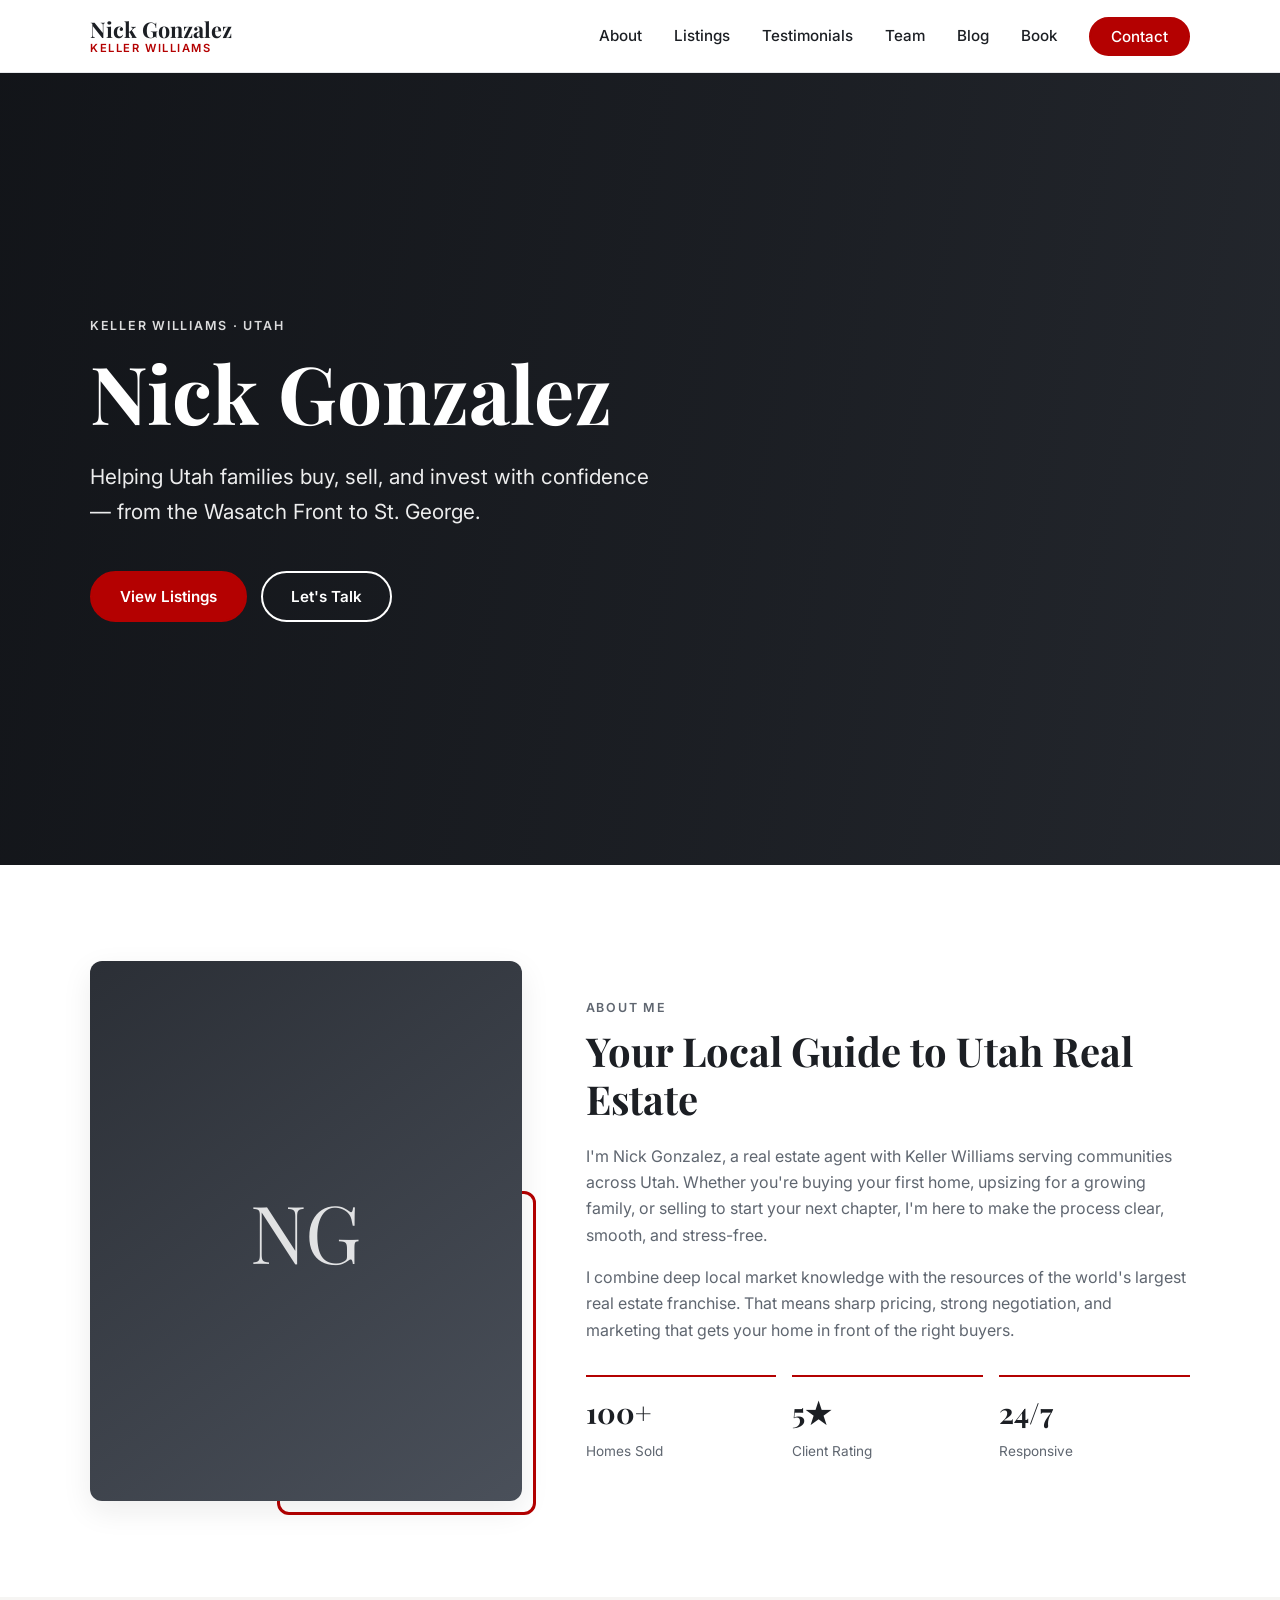
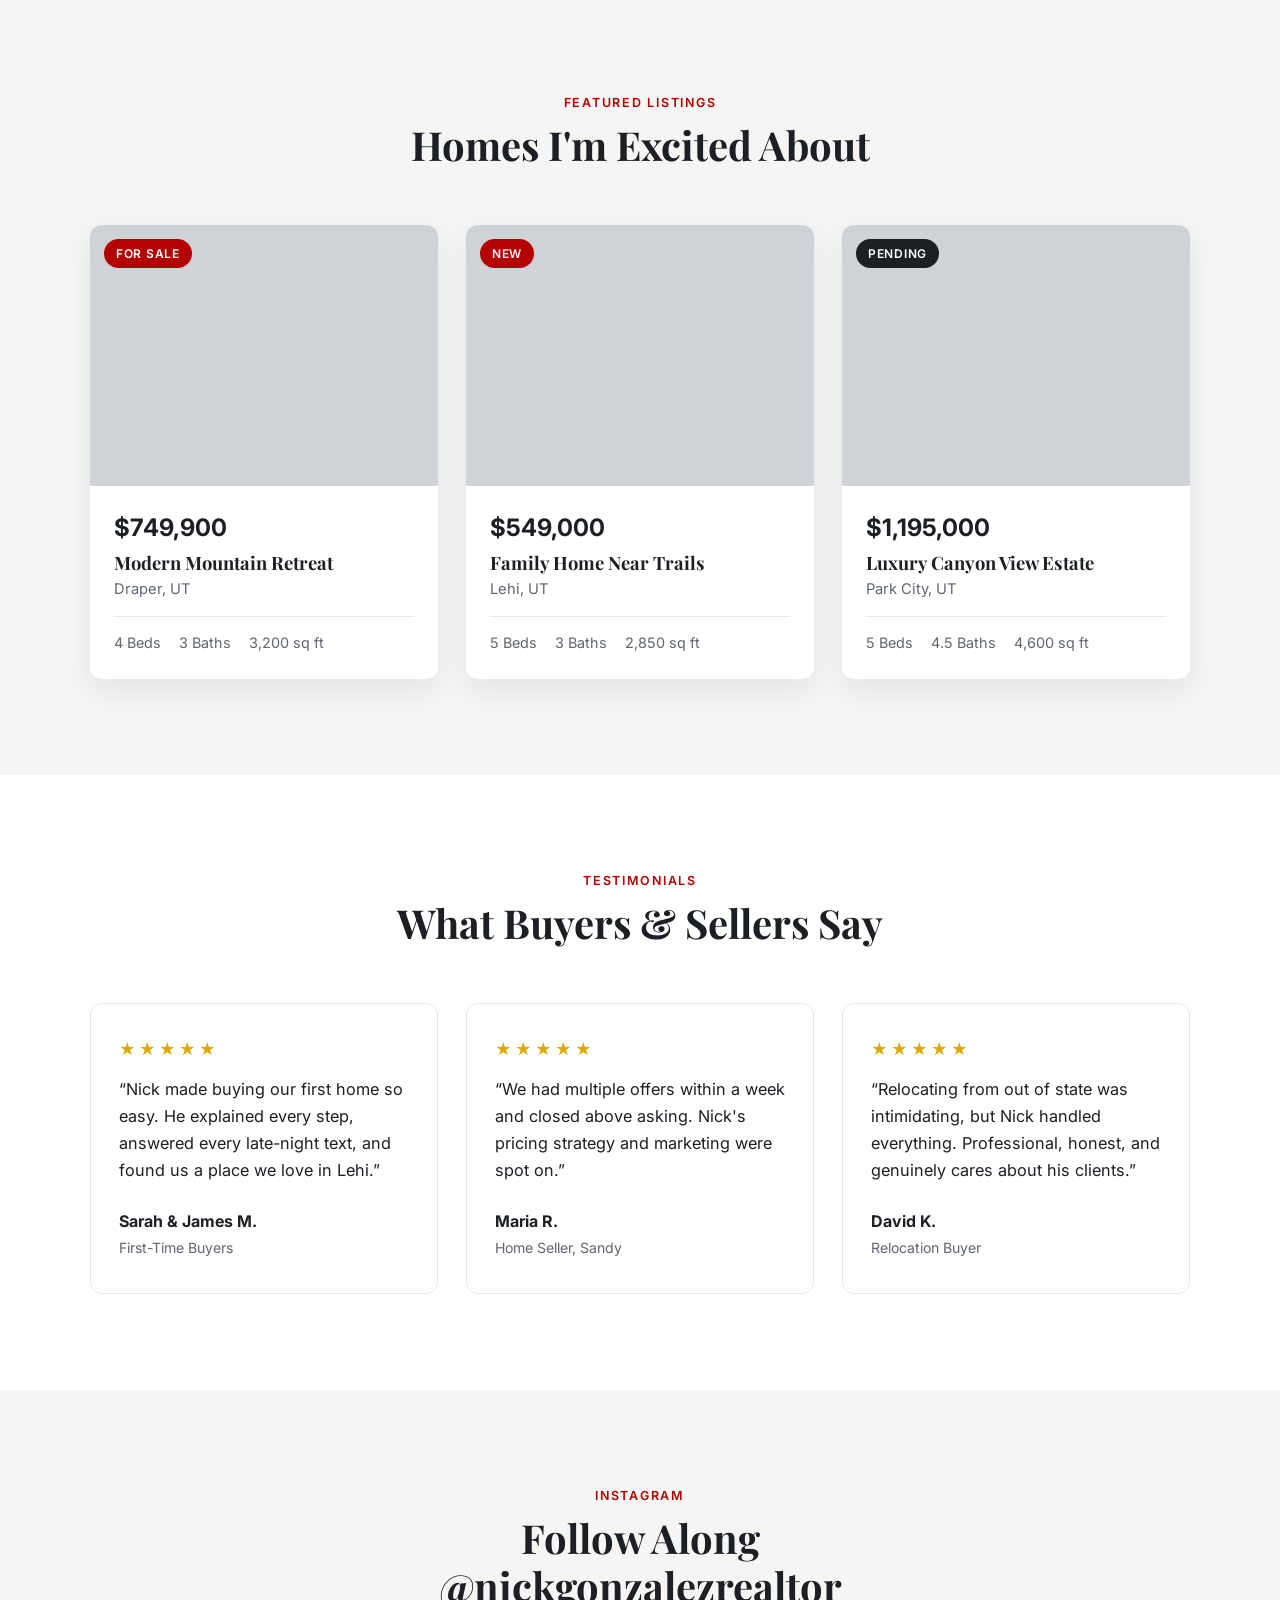
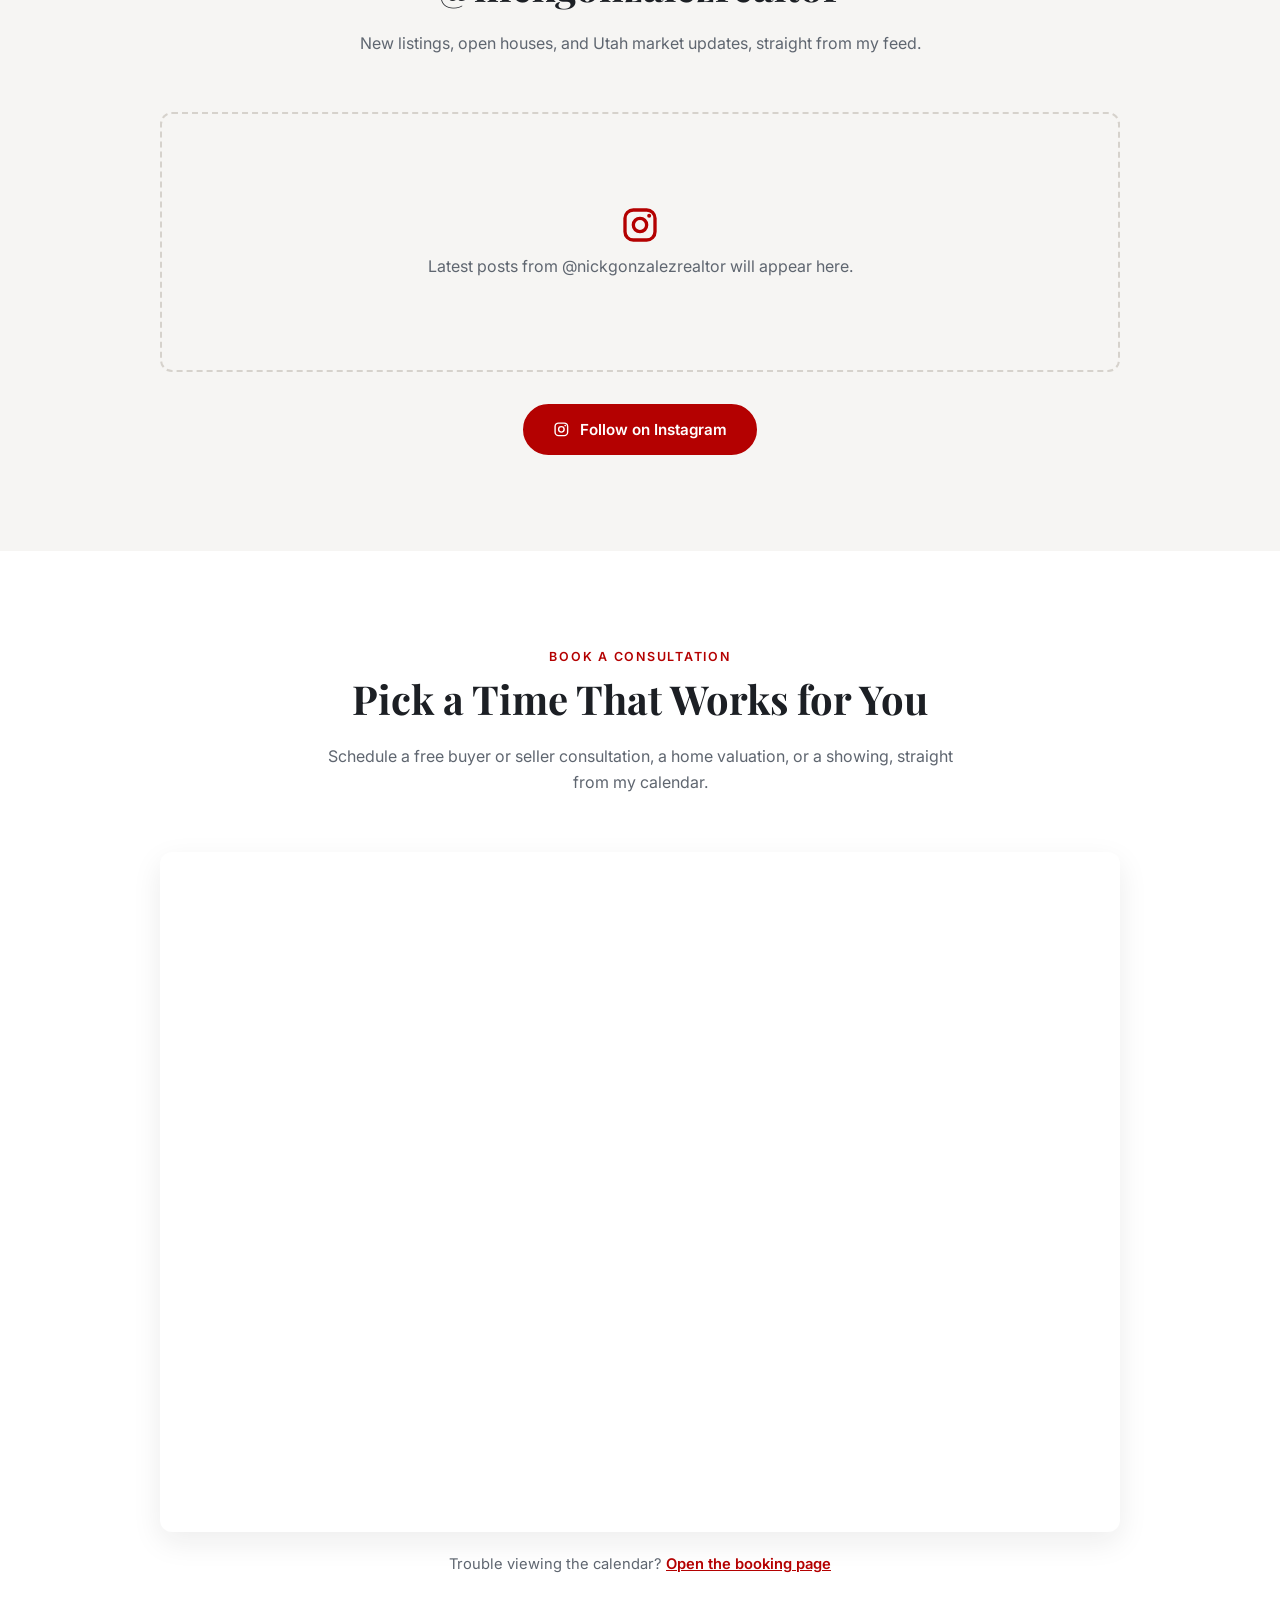
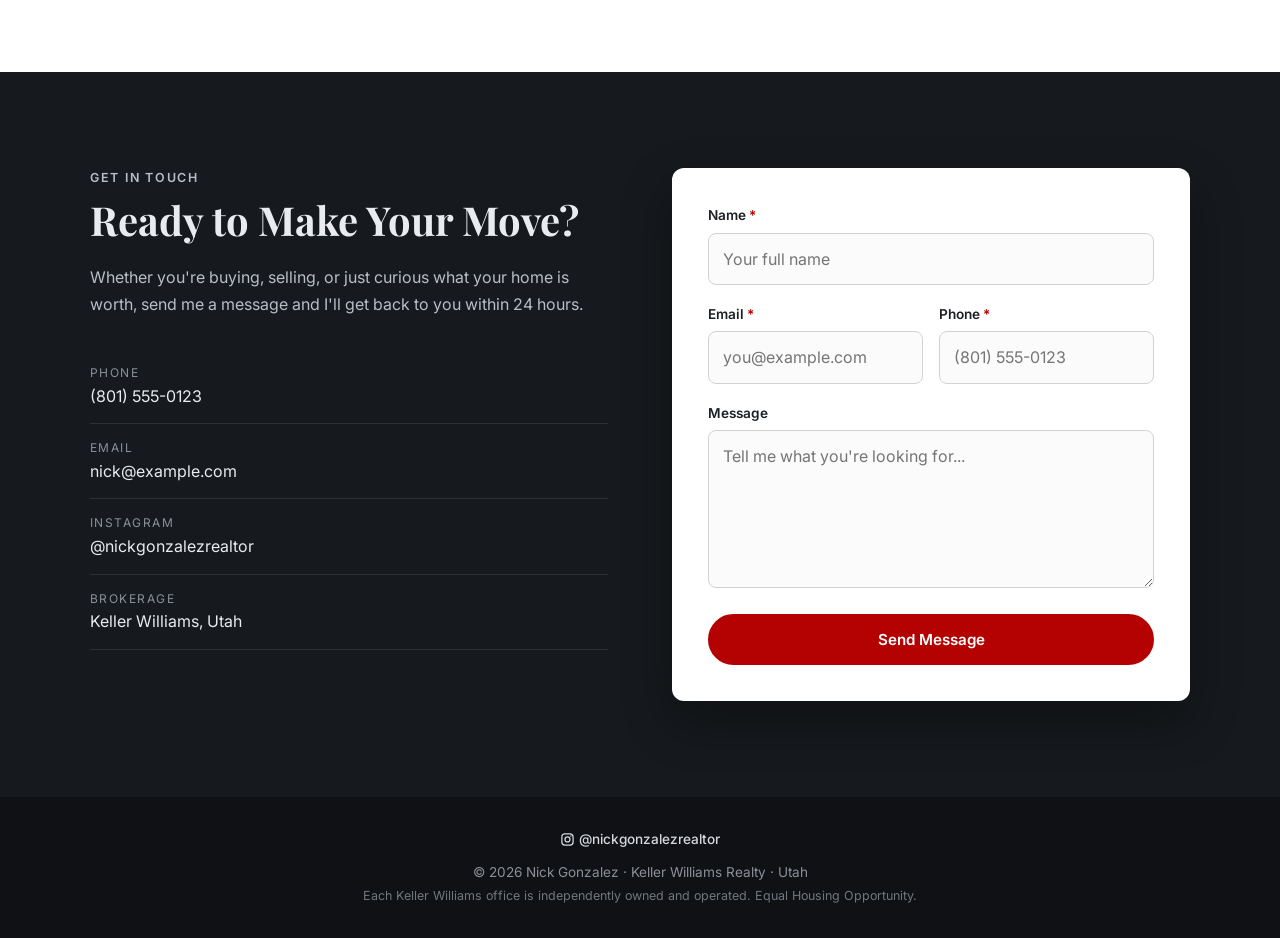
<file: index.html>
<!DOCTYPE html>
<html lang="en">
<head>
  <meta charset="UTF-8">
  <meta name="viewport" content="width=device-width, initial-scale=1.0">
  <title>Nick Gonzalez | Keller Williams Realtor in Utah</title>
  <meta name="description" content="Nick Gonzalez is a Keller Williams real estate agent helping buyers and sellers across Utah find their next home.">
  <link rel="preconnect" href="https://fonts.googleapis.com">
  <link rel="preconnect" href="https://fonts.gstatic.com" crossorigin>
  <link href="https://fonts.googleapis.com/css2?family=Inter:wght@400;500;600;700&family=Playfair+Display:wght@600;700&display=swap" rel="stylesheet">
  <link rel="stylesheet" href="styles.css">
</head>
<body>

  <!-- Navigation -->
  <header class="site-header">
    <div class="container nav">
      <a href="#home" class="logo">Nick Gonzalez<span>Keller Williams</span></a>
      <input type="checkbox" id="nav-toggle" class="nav-toggle" aria-label="Toggle menu">
      <label for="nav-toggle" class="nav-toggle-label" aria-hidden="true"><span></span></label>
      <nav class="nav-links" aria-label="Main">
        <a href="#about">About</a>
        <a href="#listings">Listings</a>
        <a href="#testimonials">Testimonials</a>
        <a href="team.html">Team</a>
        <a href="blog.html">Blog</a>
        <a href="#book">Book</a>
        <a href="#contact" class="btn btn-small">Contact</a>
      </nav>
    </div>
  </header>

  <!-- Hero -->
  <section id="home" class="hero">
    <div class="hero-overlay"></div>
    <div class="container hero-content">
      <p class="eyebrow">Keller Williams &middot; Utah</p>
      <h1>Nick Gonzalez</h1>
      <p class="hero-tagline">Helping Utah families buy, sell, and invest with confidence &mdash; from the Wasatch Front to St. George.</p>
      <div class="hero-actions">
        <a href="#listings" class="btn">View Listings</a>
        <a href="#contact" class="btn btn-outline">Let's Talk</a>
      </div>
    </div>
  </section>

  <!-- About -->
  <section id="about" class="section">
    <div class="container about">
      <div class="about-photo">
        <!-- Replace with your headshot: <img src="images/nick.jpg" alt="Nick Gonzalez"> -->
        <div class="photo-placeholder" role="img" aria-label="Photo of Nick Gonzalez">NG</div>
      </div>
      <div class="about-text">
        <p class="eyebrow">About Me</p>
        <h2>Your Local Guide to Utah Real Estate</h2>
        <p>I'm Nick Gonzalez, a real estate agent with Keller Williams serving communities across Utah. Whether you're buying your first home, upsizing for a growing family, or selling to start your next chapter, I'm here to make the process clear, smooth, and stress-free.</p>
        <p>I combine deep local market knowledge with the resources of the world's largest real estate franchise. That means sharp pricing, strong negotiation, and marketing that gets your home in front of the right buyers.</p>
        <ul class="stats">
          <li><strong>100+</strong><span>Homes Sold</span></li>
          <li><strong>5&#9733;</strong><span>Client Rating</span></li>
          <li><strong>24/7</strong><span>Responsive</span></li>
        </ul>
      </div>
    </div>
  </section>

  <!-- Featured Listings -->
  <section id="listings" class="section section-alt">
    <div class="container">
      <div class="section-heading">
        <p class="eyebrow">Featured Listings</p>
        <h2>Homes I'm Excited About</h2>
      </div>
      <div class="listings-grid">

        <article class="listing-card">
          <div class="listing-image" style="background-image: url('https://images.unsplash.com/photo-1600596542815-ffad4c1539a9?auto=format&fit=crop&w=800&q=70');">
            <span class="badge">For Sale</span>
          </div>
          <div class="listing-body">
            <p class="price">$749,900</p>
            <h3>Modern Mountain Retreat</h3>
            <p class="location">Draper, UT</p>
            <ul class="specs">
              <li>4 Beds</li>
              <li>3 Baths</li>
              <li>3,200 sq ft</li>
            </ul>
          </div>
        </article>

        <article class="listing-card">
          <div class="listing-image" style="background-image: url('https://images.unsplash.com/photo-1600585154340-be6161a56a0c?auto=format&fit=crop&w=800&q=70');">
            <span class="badge">New</span>
          </div>
          <div class="listing-body">
            <p class="price">$549,000</p>
            <h3>Family Home Near Trails</h3>
            <p class="location">Lehi, UT</p>
            <ul class="specs">
              <li>5 Beds</li>
              <li>3 Baths</li>
              <li>2,850 sq ft</li>
            </ul>
          </div>
        </article>

        <article class="listing-card">
          <div class="listing-image" style="background-image: url('https://images.unsplash.com/photo-1512917774080-9991f1c4c750?auto=format&fit=crop&w=800&q=70');">
            <span class="badge badge-pending">Pending</span>
          </div>
          <div class="listing-body">
            <p class="price">$1,195,000</p>
            <h3>Luxury Canyon View Estate</h3>
            <p class="location">Park City, UT</p>
            <ul class="specs">
              <li>5 Beds</li>
              <li>4.5 Baths</li>
              <li>4,600 sq ft</li>
            </ul>
          </div>
        </article>

      </div>
    </div>
  </section>

  <!-- Testimonials -->
  <section id="testimonials" class="section">
    <div class="container">
      <div class="section-heading">
        <p class="eyebrow">Testimonials</p>
        <h2>What Buyers &amp; Sellers Say</h2>
      </div>
      <div class="testimonials-grid">

        <figure class="testimonial">
          <div class="stars" aria-label="5 out of 5 stars">&#9733;&#9733;&#9733;&#9733;&#9733;</div>
          <blockquote>&ldquo;Nick made buying our first home so easy. He explained every step, answered every late-night text, and found us a place we love in Lehi.&rdquo;</blockquote>
          <figcaption><strong>Sarah &amp; James M.</strong><span>First-Time Buyers</span></figcaption>
        </figure>

        <figure class="testimonial">
          <div class="stars" aria-label="5 out of 5 stars">&#9733;&#9733;&#9733;&#9733;&#9733;</div>
          <blockquote>&ldquo;We had multiple offers within a week and closed above asking. Nick's pricing strategy and marketing were spot on.&rdquo;</blockquote>
          <figcaption><strong>Maria R.</strong><span>Home Seller, Sandy</span></figcaption>
        </figure>

        <figure class="testimonial">
          <div class="stars" aria-label="5 out of 5 stars">&#9733;&#9733;&#9733;&#9733;&#9733;</div>
          <blockquote>&ldquo;Relocating from out of state was intimidating, but Nick handled everything. Professional, honest, and genuinely cares about his clients.&rdquo;</blockquote>
          <figcaption><strong>David K.</strong><span>Relocation Buyer</span></figcaption>
        </figure>

      </div>
    </div>
  </section>

  <!-- Instagram Feed -->
  <section id="instagram" class="section section-alt">
    <div class="container">
      <div class="section-heading">
        <p class="eyebrow">Instagram</p>
        <h2>Follow Along @nickgonzalezrealtor</h2>
        <p class="section-sub">New listings, open houses, and Utah market updates, straight from my feed.</p>
      </div>
      <!--
        Auto-updating feed: create a free feed widget (e.g. Behold or LightWidget) connected to
        @nickgonzalezrealtor, then paste its embed code inside .ig-feed, replacing the placeholder.
      -->
      <div class="ig-feed">
        <div class="ig-placeholder">
          <svg class="ig-icon" viewBox="0 0 24 24" aria-hidden="true"><rect x="3" y="3" width="18" height="18" rx="5" fill="none" stroke="currentColor" stroke-width="2"/><circle cx="12" cy="12" r="4" fill="none" stroke="currentColor" stroke-width="2"/><circle cx="17.5" cy="6.5" r="1.2" fill="currentColor"/></svg>
          <p>Latest posts from @nickgonzalezrealtor will appear here.</p>
        </div>
      </div>
      <div class="ig-follow">
        <a href="https://www.instagram.com/nickgonzalezrealtor/" class="btn" target="_blank" rel="noopener"><svg class="ig-icon" viewBox="0 0 24 24" aria-hidden="true"><rect x="3" y="3" width="18" height="18" rx="5" fill="none" stroke="currentColor" stroke-width="2"/><circle cx="12" cy="12" r="4" fill="none" stroke="currentColor" stroke-width="2"/><circle cx="17.5" cy="6.5" r="1.2" fill="currentColor"/></svg> Follow on Instagram</a>
      </div>
    </div>
  </section>

  <!-- Book a Consultation (Google Calendar appointment schedule) -->
  <section id="book" class="section">
    <div class="container">
      <div class="section-heading">
        <p class="eyebrow">Book a Consultation</p>
        <h2>Pick a Time That Works for You</h2>
        <p class="section-sub">Schedule a free buyer or seller consultation, a home valuation, or a showing, straight from my calendar.</p>
      </div>
      <div class="calendar-card">
        <!--
          Google Calendar appointment schedule embed.
          In Google Calendar: open your appointment schedule > Share > Website embed > Inline,
          then replace YOUR_SCHEDULE_ID below (in both the iframe and the button link).
          Booking form fields are set in Google Calendar, not here: under "Booking form",
          add a Phone number field and mark it required (name and email are always required).
        -->
        <iframe
          class="calendar-embed"
          src="https://calendar.google.com/calendar/appointments/schedules/YOUR_SCHEDULE_ID?gv=true"
          title="Book an appointment with Nick Gonzalez"
          loading="lazy"></iframe>
      </div>
      <p class="calendar-fallback">
        Trouble viewing the calendar?
        <a href="https://calendar.google.com/calendar/appointments/schedules/YOUR_SCHEDULE_ID" target="_blank" rel="noopener">Open the booking page</a>
      </p>
    </div>
  </section>

  <!-- Contact -->
  <section id="contact" class="section section-dark">
    <div class="container contact">
      <div class="contact-info">
        <p class="eyebrow">Get In Touch</p>
        <h2>Ready to Make Your Move?</h2>
        <p>Whether you're buying, selling, or just curious what your home is worth, send me a message and I'll get back to you within 24 hours.</p>
        <ul class="contact-details">
          <li><span>Phone</span><a href="tel:+18015550123">(801) 555-0123</a></li>
          <li><span>Email</span><a href="mailto:nick@example.com">nick@example.com</a></li>
          <li><span>Instagram</span><a href="https://www.instagram.com/nickgonzalezrealtor/" target="_blank" rel="noopener">@nickgonzalezrealtor</a></li>
          <li><span>Brokerage</span>Keller Williams, Utah</li>
        </ul>
      </div>

      <!-- To receive submissions, point "action" at a form service (e.g. Formspree, Netlify Forms) -->
      <form class="contact-form" action="#" method="post">
        <div class="form-row">
          <label for="name">Name <span class="req" aria-hidden="true">*</span></label>
          <input type="text" id="name" name="name" placeholder="Your full name" autocomplete="name" required>
        </div>
        <div class="form-grid">
          <div class="form-row">
            <label for="email">Email <span class="req" aria-hidden="true">*</span></label>
            <input type="email" id="email" name="email" placeholder="you@example.com" autocomplete="email" required>
          </div>
          <div class="form-row">
            <label for="phone">Phone <span class="req" aria-hidden="true">*</span></label>
            <input type="tel" id="phone" name="phone" placeholder="(801) 555-0123" autocomplete="tel" required>
          </div>
        </div>
        <div class="form-row">
          <label for="message">Message</label>
          <textarea id="message" name="message" rows="5" placeholder="Tell me what you're looking for..." required></textarea>
        </div>
        <button type="submit" class="btn btn-block">Send Message</button>
      </form>
    </div>
  </section>

  <footer class="site-footer">
    <div class="container footer-inner">
      <p class="footer-social"><a href="https://www.instagram.com/nickgonzalezrealtor/" target="_blank" rel="noopener"><svg class="ig-icon" viewBox="0 0 24 24" aria-hidden="true"><rect x="3" y="3" width="18" height="18" rx="5" fill="none" stroke="currentColor" stroke-width="2"/><circle cx="12" cy="12" r="4" fill="none" stroke="currentColor" stroke-width="2"/><circle cx="17.5" cy="6.5" r="1.2" fill="currentColor"/></svg> @nickgonzalezrealtor</a></p>
      <p>&copy; 2026 Nick Gonzalez &middot; Keller Williams Realty &middot; Utah</p>
      <p class="footer-note">Each Keller Williams office is independently owned and operated. Equal Housing Opportunity.</p>
    </div>
  </footer>

</body>
</html>
</file>
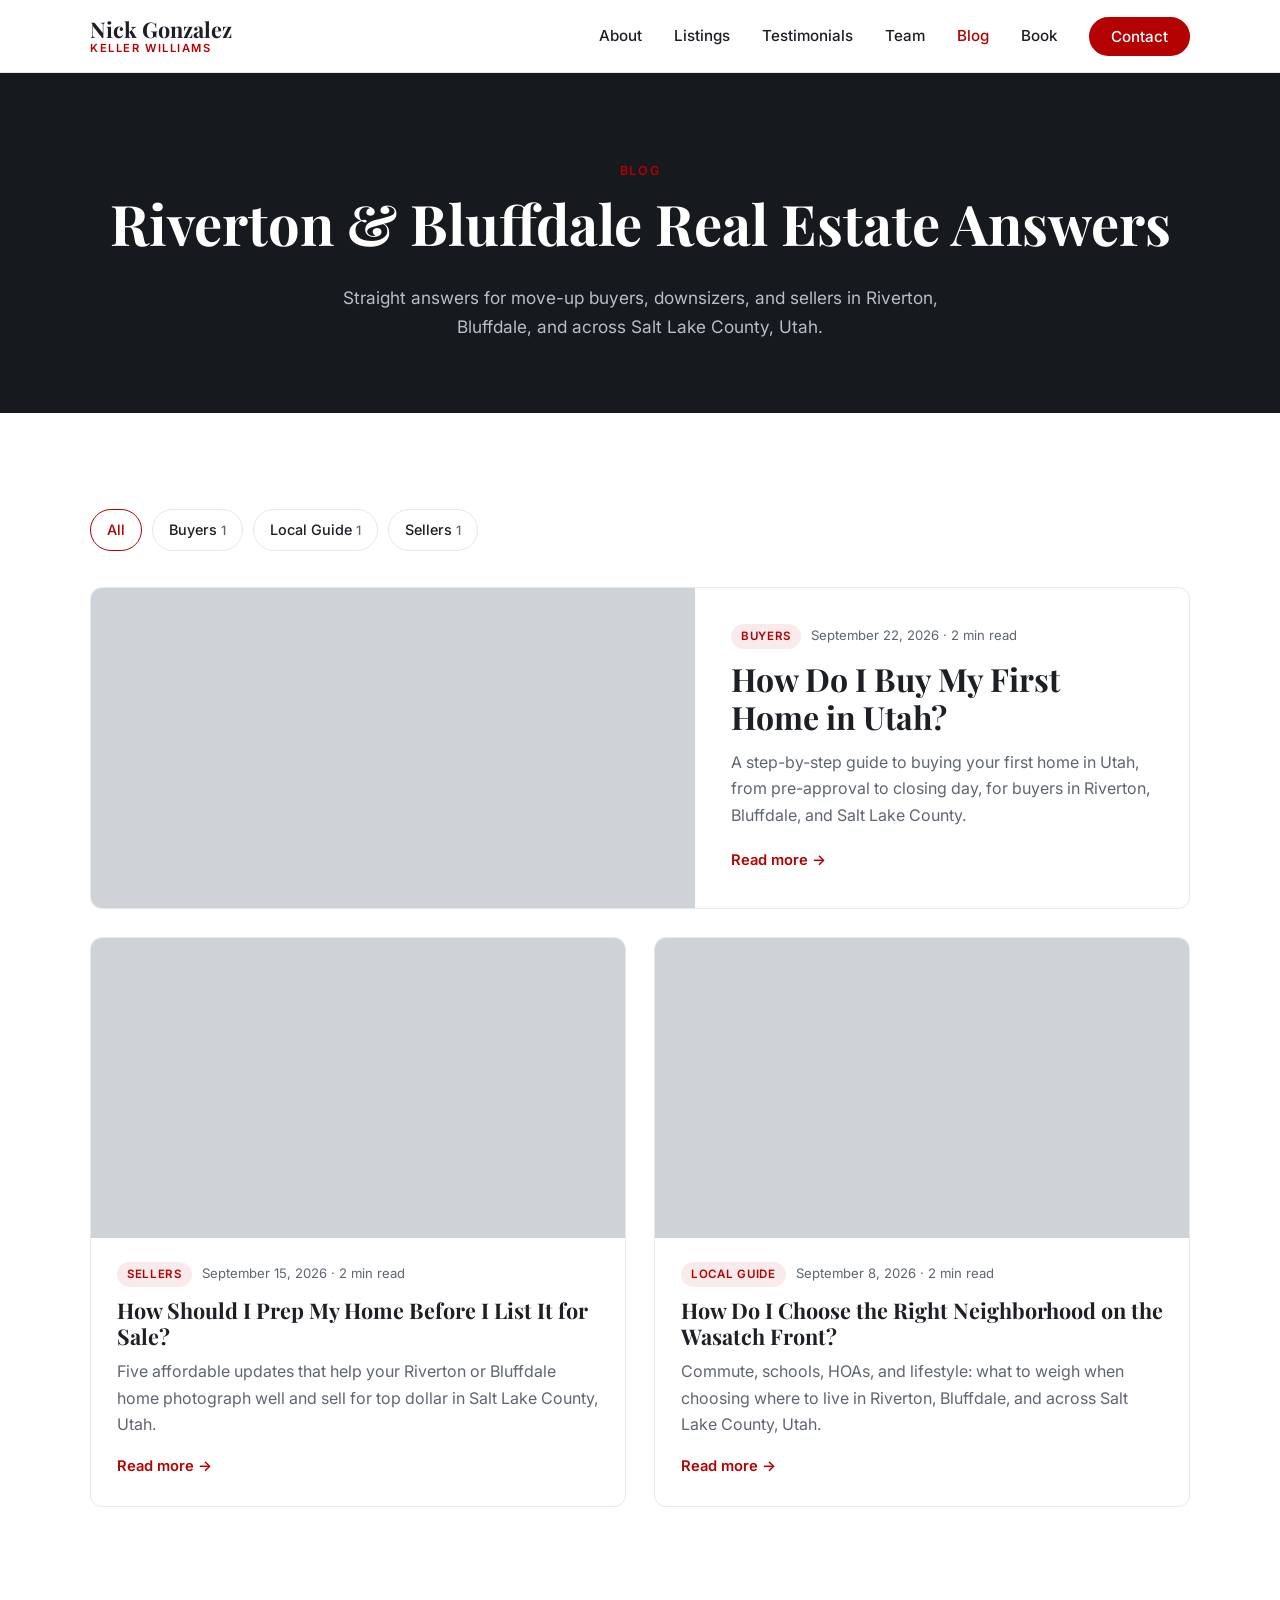
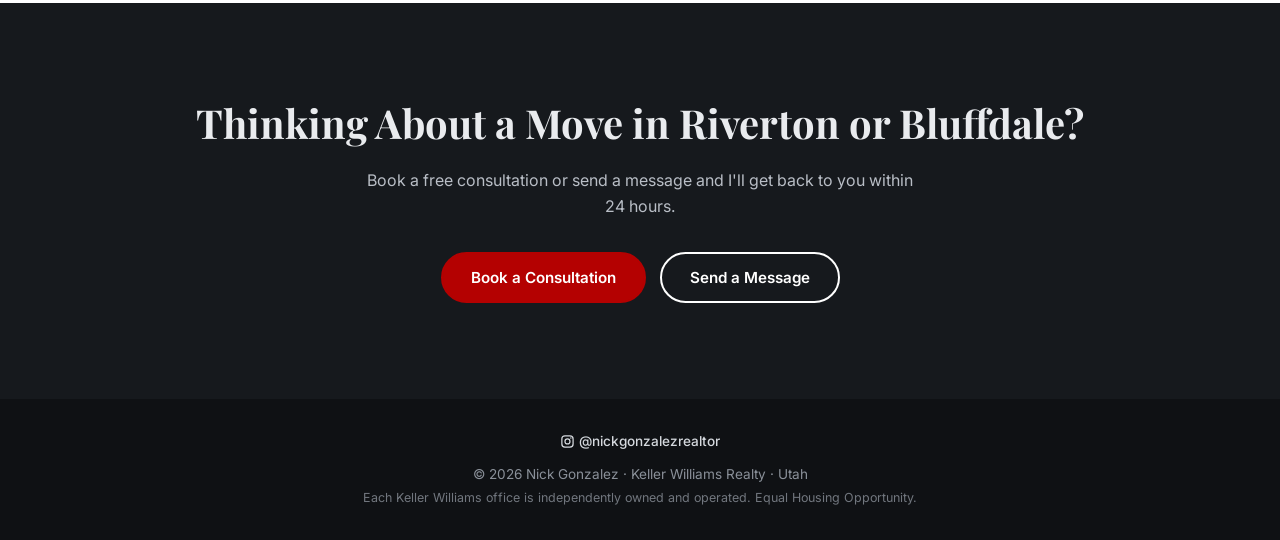
<file: blog.html>
<!DOCTYPE html>
<html lang="en">
<head>
  <meta charset="UTF-8">
  <meta name="viewport" content="width=device-width, initial-scale=1.0">
  <title>Blog | Riverton &amp; Bluffdale Real Estate | Nick Gonzalez, Keller Williams</title>
  <meta name="description" content="Answers to the questions Riverton, Bluffdale, and Salt Lake County move-up buyers, downsizers, and sellers ask most, from Nick Gonzalez, Keller Williams Utah.">
  <meta property="og:type" content="article">
  <meta property="og:title" content="Blog | Riverton &amp; Bluffdale Real Estate | Nick Gonzalez, Keller Williams">
  <meta property="og:description" content="Answers to the questions Riverton, Bluffdale, and Salt Lake County move-up buyers, downsizers, and sellers ask most, from Nick Gonzalez, Keller Williams Utah.">
  <link rel="preconnect" href="https://fonts.googleapis.com">
  <link rel="preconnect" href="https://fonts.gstatic.com" crossorigin>
  <link href="https://fonts.googleapis.com/css2?family=Inter:wght@400;500;600;700&family=Playfair+Display:wght@600;700&display=swap" rel="stylesheet">
  <link rel="stylesheet" href="styles.css">
  <script type="application/ld+json">
{
  "@context": "https://schema.org",
  "@type": "Blog",
  "name": "Utah Real Estate Insights by Nick Gonzalez",
  "author": {
    "@type": [
      "Person",
      "RealEstateAgent"
    ],
    "name": "Nick Gonzalez",
    "jobTitle": "Realtor",
    "worksFor": {
      "@type": "RealEstateAgent",
      "name": "Keller Williams"
    },
    "areaServed": [
      {
        "@type": "Place",
        "name": "Riverton"
      },
      {
        "@type": "Place",
        "name": "Bluffdale"
      },
      {
        "@type": "Place",
        "name": "Salt Lake County"
      },
      {
        "@type": "Place",
        "name": "Utah"
      }
    ],
    "sameAs": [
      "https://www.instagram.com/nickgonzalezrealtor/"
    ]
  },
  "blogPost": [
    {
      "@type": "BlogPosting",
      "headline": "How Do I Buy My First Home in Utah?",
      "datePublished": "2026-09-22",
      "url": "blog/first-time-homebuyer-guide-utah.html"
    },
    {
      "@type": "BlogPosting",
      "headline": "How Should I Prep My Home Before I List It for Sale?",
      "datePublished": "2026-09-15",
      "url": "blog/prep-your-home-before-listing.html"
    },
    {
      "@type": "BlogPosting",
      "headline": "How Do I Choose the Right Neighborhood on the Wasatch Front?",
      "datePublished": "2026-09-08",
      "url": "blog/choosing-a-neighborhood-wasatch-front.html"
    }
  ]
}
  </script>
</head>
<body>

  <!-- Navigation -->
  <header class="site-header">
    <div class="container nav">
      <a href="index.html" class="logo">Nick Gonzalez<span>Keller Williams</span></a>
      <input type="checkbox" id="nav-toggle" class="nav-toggle" aria-label="Toggle menu">
      <label for="nav-toggle" class="nav-toggle-label" aria-hidden="true"><span></span></label>
      <nav class="nav-links" aria-label="Main">
        <a href="index.html#about">About</a>
        <a href="index.html#listings">Listings</a>
        <a href="index.html#testimonials">Testimonials</a>
        <a href="team.html">Team</a>
        <a href="blog.html" aria-current="page">Blog</a>
        <a href="index.html#book">Book</a>
        <a href="index.html#contact" class="btn btn-small">Contact</a>
      </nav>
    </div>
  </header>

  <!-- Page Banner -->
  <section class="page-banner">
    <div class="container">
      <p class="eyebrow">Blog</p>
      <h1>Riverton &amp; Bluffdale Real Estate Answers</h1>
      <p class="page-banner-sub">Straight answers for move-up buyers, downsizers, and sellers in Riverton, Bluffdale, and across Salt Lake County, Utah.</p>
    </div>
  </section>

  <!-- Posts: generated by scripts/build_blog.py from content/posts/. Do not edit by hand. -->
  <section class="section">
    <div class="container">
      <nav class="topic-nav" aria-label="Blog topics"><a href="../blog.html" class="topic-chip is-active">All</a><a href="blog/topic-buyers.html" class="topic-chip">Buyers <span>1</span></a><a href="blog/topic-local-guide.html" class="topic-chip">Local Guide <span>1</span></a><a href="blog/topic-sellers.html" class="topic-chip">Sellers <span>1</span></a></nav>
      <div class="blog-grid">
        <article class="blog-card blog-card-featured">
          <a href="blog/first-time-homebuyer-guide-utah.html" class="blog-card-image" style="background-image: url('https://images.unsplash.com/photo-1600585154340-be6161a56a0c?auto=format&fit=crop&w=1200&q=70');" aria-hidden="true" tabindex="-1"></a>
          <div class="blog-card-body">
            <p class="blog-meta"><a class="blog-tag" href="blog/topic-buyers.html">Buyers</a> <time datetime="2026-09-22">September 22, 2026</time> &middot; 2 min read</p>
            <h2><a href="blog/first-time-homebuyer-guide-utah.html">How Do I Buy My First Home in Utah?</a></h2>
            <p>A step-by-step guide to buying your first home in Utah, from pre-approval to closing day, for buyers in Riverton, Bluffdale, and Salt Lake County.</p>
            <a href="blog/first-time-homebuyer-guide-utah.html" class="read-more">Read more &rarr;</a>
          </div>
        </article>
        <article class="blog-card">
          <a href="blog/prep-your-home-before-listing.html" class="blog-card-image" style="background-image: url('https://images.unsplash.com/photo-1600596542815-ffad4c1539a9?auto=format&fit=crop&w=1200&q=70');" aria-hidden="true" tabindex="-1"></a>
          <div class="blog-card-body">
            <p class="blog-meta"><a class="blog-tag" href="blog/topic-sellers.html">Sellers</a> <time datetime="2026-09-15">September 15, 2026</time> &middot; 2 min read</p>
            <h2><a href="blog/prep-your-home-before-listing.html">How Should I Prep My Home Before I List It for Sale?</a></h2>
            <p>Five affordable updates that help your Riverton or Bluffdale home photograph well and sell for top dollar in Salt Lake County, Utah.</p>
            <a href="blog/prep-your-home-before-listing.html" class="read-more">Read more &rarr;</a>
          </div>
        </article>
        <article class="blog-card">
          <a href="blog/choosing-a-neighborhood-wasatch-front.html" class="blog-card-image" style="background-image: url('https://images.unsplash.com/photo-1570129477492-45c003edd2be?auto=format&fit=crop&w=1200&q=70');" aria-hidden="true" tabindex="-1"></a>
          <div class="blog-card-body">
            <p class="blog-meta"><a class="blog-tag" href="blog/topic-local-guide.html">Local Guide</a> <time datetime="2026-09-08">September 8, 2026</time> &middot; 2 min read</p>
            <h2><a href="blog/choosing-a-neighborhood-wasatch-front.html">How Do I Choose the Right Neighborhood on the Wasatch Front?</a></h2>
            <p>Commute, schools, HOAs, and lifestyle: what to weigh when choosing where to live in Riverton, Bluffdale, and across Salt Lake County, Utah.</p>
            <a href="blog/choosing-a-neighborhood-wasatch-front.html" class="read-more">Read more &rarr;</a>
          </div>
        </article>
      </div>
    </div>
  </section>

  <!-- Call to Action -->
  <section class="section section-dark cta">
    <div class="container">
      <h2>Thinking About a Move in Riverton or Bluffdale?</h2>
      <p>Book a free consultation or send a message and I'll get back to you within 24 hours.</p>
      <div class="hero-actions cta-actions">
        <a href="index.html#book" class="btn">Book a Consultation</a>
        <a href="index.html#contact" class="btn btn-outline">Send a Message</a>
      </div>
    </div>
  </section>

  <footer class="site-footer">
    <div class="container footer-inner">
      <p class="footer-social"><a href="https://www.instagram.com/nickgonzalezrealtor/" target="_blank" rel="noopener"><svg class="ig-icon" viewBox="0 0 24 24" aria-hidden="true"><rect x="3" y="3" width="18" height="18" rx="5" fill="none" stroke="currentColor" stroke-width="2"/><circle cx="12" cy="12" r="4" fill="none" stroke="currentColor" stroke-width="2"/><circle cx="17.5" cy="6.5" r="1.2" fill="currentColor"/></svg> @nickgonzalezrealtor</a></p>
      <p>&copy; 2026 Nick Gonzalez &middot; Keller Williams Realty &middot; Utah</p>
      <p class="footer-note">Each Keller Williams office is independently owned and operated. Equal Housing Opportunity.</p>
    </div>
  </footer>

</body>
</html>
</file>
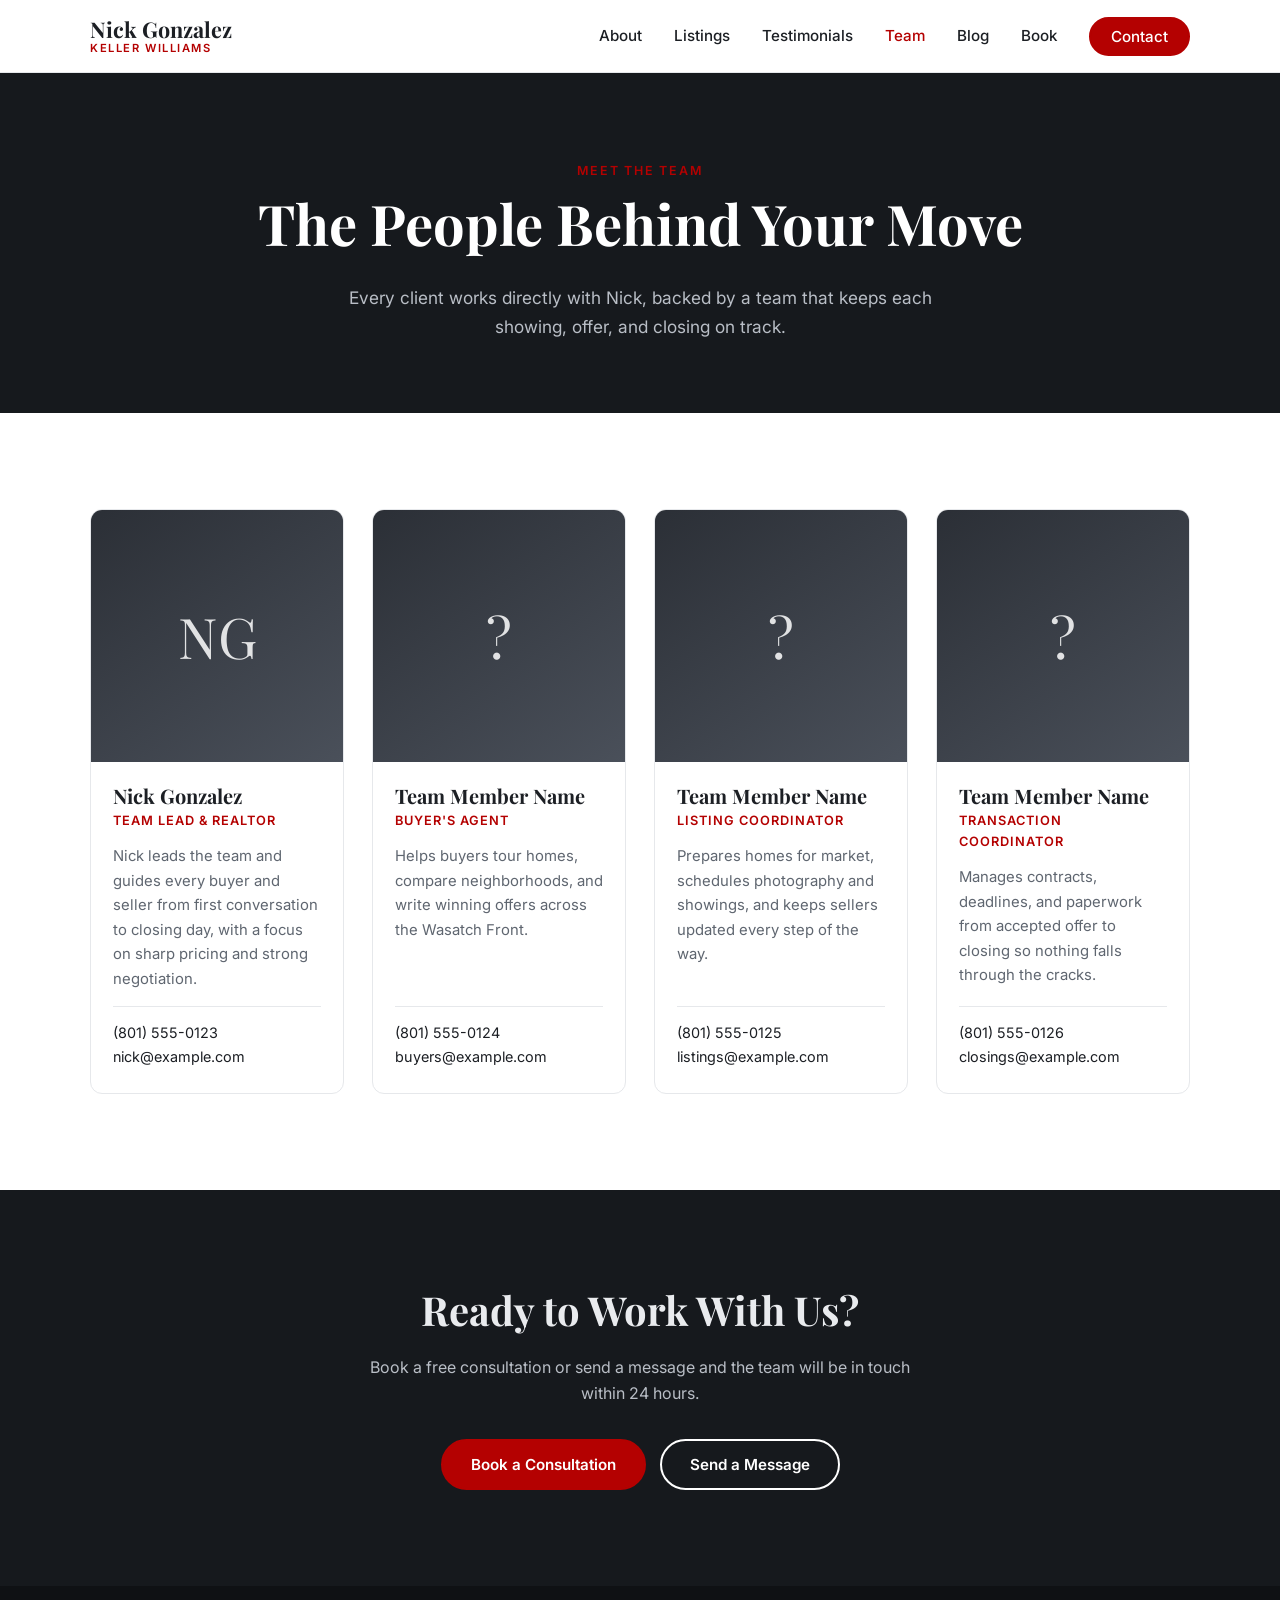
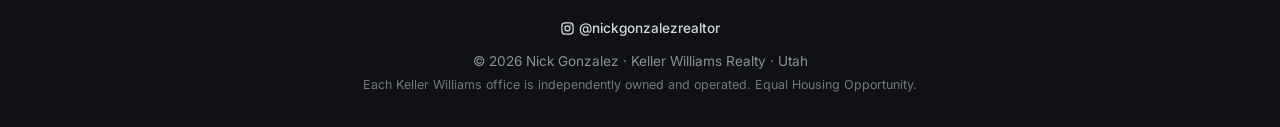
<file: team.html>
<!DOCTYPE html>
<html lang="en">
<head>
  <meta charset="UTF-8">
  <meta name="viewport" content="width=device-width, initial-scale=1.0">
  <title>Meet the Team | Nick Gonzalez, Keller Williams Utah</title>
  <meta name="description" content="Meet the team behind Nick Gonzalez at Keller Williams, helping buyers and sellers across Utah.">
  <link rel="preconnect" href="https://fonts.googleapis.com">
  <link rel="preconnect" href="https://fonts.gstatic.com" crossorigin>
  <link href="https://fonts.googleapis.com/css2?family=Inter:wght@400;500;600;700&family=Playfair+Display:wght@600;700&display=swap" rel="stylesheet">
  <link rel="stylesheet" href="styles.css">
</head>
<body>

  <!-- Navigation -->
  <header class="site-header">
    <div class="container nav">
      <a href="index.html" class="logo">Nick Gonzalez<span>Keller Williams</span></a>
      <input type="checkbox" id="nav-toggle" class="nav-toggle" aria-label="Toggle menu">
      <label for="nav-toggle" class="nav-toggle-label" aria-hidden="true"><span></span></label>
      <nav class="nav-links" aria-label="Main">
        <a href="index.html#about">About</a>
        <a href="index.html#listings">Listings</a>
        <a href="index.html#testimonials">Testimonials</a>
        <a href="team.html" aria-current="page">Team</a>
        <a href="blog.html">Blog</a>
        <a href="index.html#book">Book</a>
        <a href="index.html#contact" class="btn btn-small">Contact</a>
      </nav>
    </div>
  </header>

  <!-- Page Banner -->
  <section class="page-banner">
    <div class="container">
      <p class="eyebrow">Meet the Team</p>
      <h1>The People Behind Your Move</h1>
      <p class="page-banner-sub">Every client works directly with Nick, backed by a team that keeps each showing, offer, and closing on track.</p>
    </div>
  </section>

  <!-- Team -->
  <section class="section">
    <div class="container">
      <!--
        Placeholder team members: replace names, roles, bios, and contact info.
        For a photo, replace the .team-photo div with:
        <img class="team-photo" src="images/name.jpg" alt="Full Name">
      -->
      <div class="team-grid">

        <article class="team-card">
          <div class="team-photo" role="img" aria-label="Photo of Nick Gonzalez">NG</div>
          <div class="team-body">
            <h2>Nick Gonzalez</h2>
            <p class="team-role">Team Lead &amp; Realtor</p>
            <p>Nick leads the team and guides every buyer and seller from first conversation to closing day, with a focus on sharp pricing and strong negotiation.</p>
            <ul class="team-contact">
              <li><a href="tel:+18015550123">(801) 555-0123</a></li>
              <li><a href="mailto:nick@example.com">nick@example.com</a></li>
            </ul>
          </div>
        </article>

        <article class="team-card">
          <div class="team-photo" role="img" aria-label="Team member photo">?</div>
          <div class="team-body">
            <h2>Team Member Name</h2>
            <p class="team-role">Buyer's Agent</p>
            <p>Helps buyers tour homes, compare neighborhoods, and write winning offers across the Wasatch Front.</p>
            <ul class="team-contact">
              <li><a href="tel:+18015550124">(801) 555-0124</a></li>
              <li><a href="mailto:buyers@example.com">buyers@example.com</a></li>
            </ul>
          </div>
        </article>

        <article class="team-card">
          <div class="team-photo" role="img" aria-label="Team member photo">?</div>
          <div class="team-body">
            <h2>Team Member Name</h2>
            <p class="team-role">Listing Coordinator</p>
            <p>Prepares homes for market, schedules photography and showings, and keeps sellers updated every step of the way.</p>
            <ul class="team-contact">
              <li><a href="tel:+18015550125">(801) 555-0125</a></li>
              <li><a href="mailto:listings@example.com">listings@example.com</a></li>
            </ul>
          </div>
        </article>

        <article class="team-card">
          <div class="team-photo" role="img" aria-label="Team member photo">?</div>
          <div class="team-body">
            <h2>Team Member Name</h2>
            <p class="team-role">Transaction Coordinator</p>
            <p>Manages contracts, deadlines, and paperwork from accepted offer to closing so nothing falls through the cracks.</p>
            <ul class="team-contact">
              <li><a href="tel:+18015550126">(801) 555-0126</a></li>
              <li><a href="mailto:closings@example.com">closings@example.com</a></li>
            </ul>
          </div>
        </article>

      </div>
    </div>
  </section>

  <!-- Call to Action -->
  <section class="section section-dark cta">
    <div class="container">
      <h2>Ready to Work With Us?</h2>
      <p>Book a free consultation or send a message and the team will be in touch within 24 hours.</p>
      <div class="hero-actions cta-actions">
        <a href="index.html#book" class="btn">Book a Consultation</a>
        <a href="index.html#contact" class="btn btn-outline">Send a Message</a>
      </div>
    </div>
  </section>

  <footer class="site-footer">
    <div class="container footer-inner">
      <p class="footer-social"><a href="https://www.instagram.com/nickgonzalezrealtor/" target="_blank" rel="noopener"><svg class="ig-icon" viewBox="0 0 24 24" aria-hidden="true"><rect x="3" y="3" width="18" height="18" rx="5" fill="none" stroke="currentColor" stroke-width="2"/><circle cx="12" cy="12" r="4" fill="none" stroke="currentColor" stroke-width="2"/><circle cx="17.5" cy="6.5" r="1.2" fill="currentColor"/></svg> @nickgonzalezrealtor</a></p>
      <p>&copy; 2026 Nick Gonzalez &middot; Keller Williams Realty &middot; Utah</p>
      <p class="footer-note">Each Keller Williams office is independently owned and operated. Equal Housing Opportunity.</p>
    </div>
  </footer>

</body>
</html>
</file>
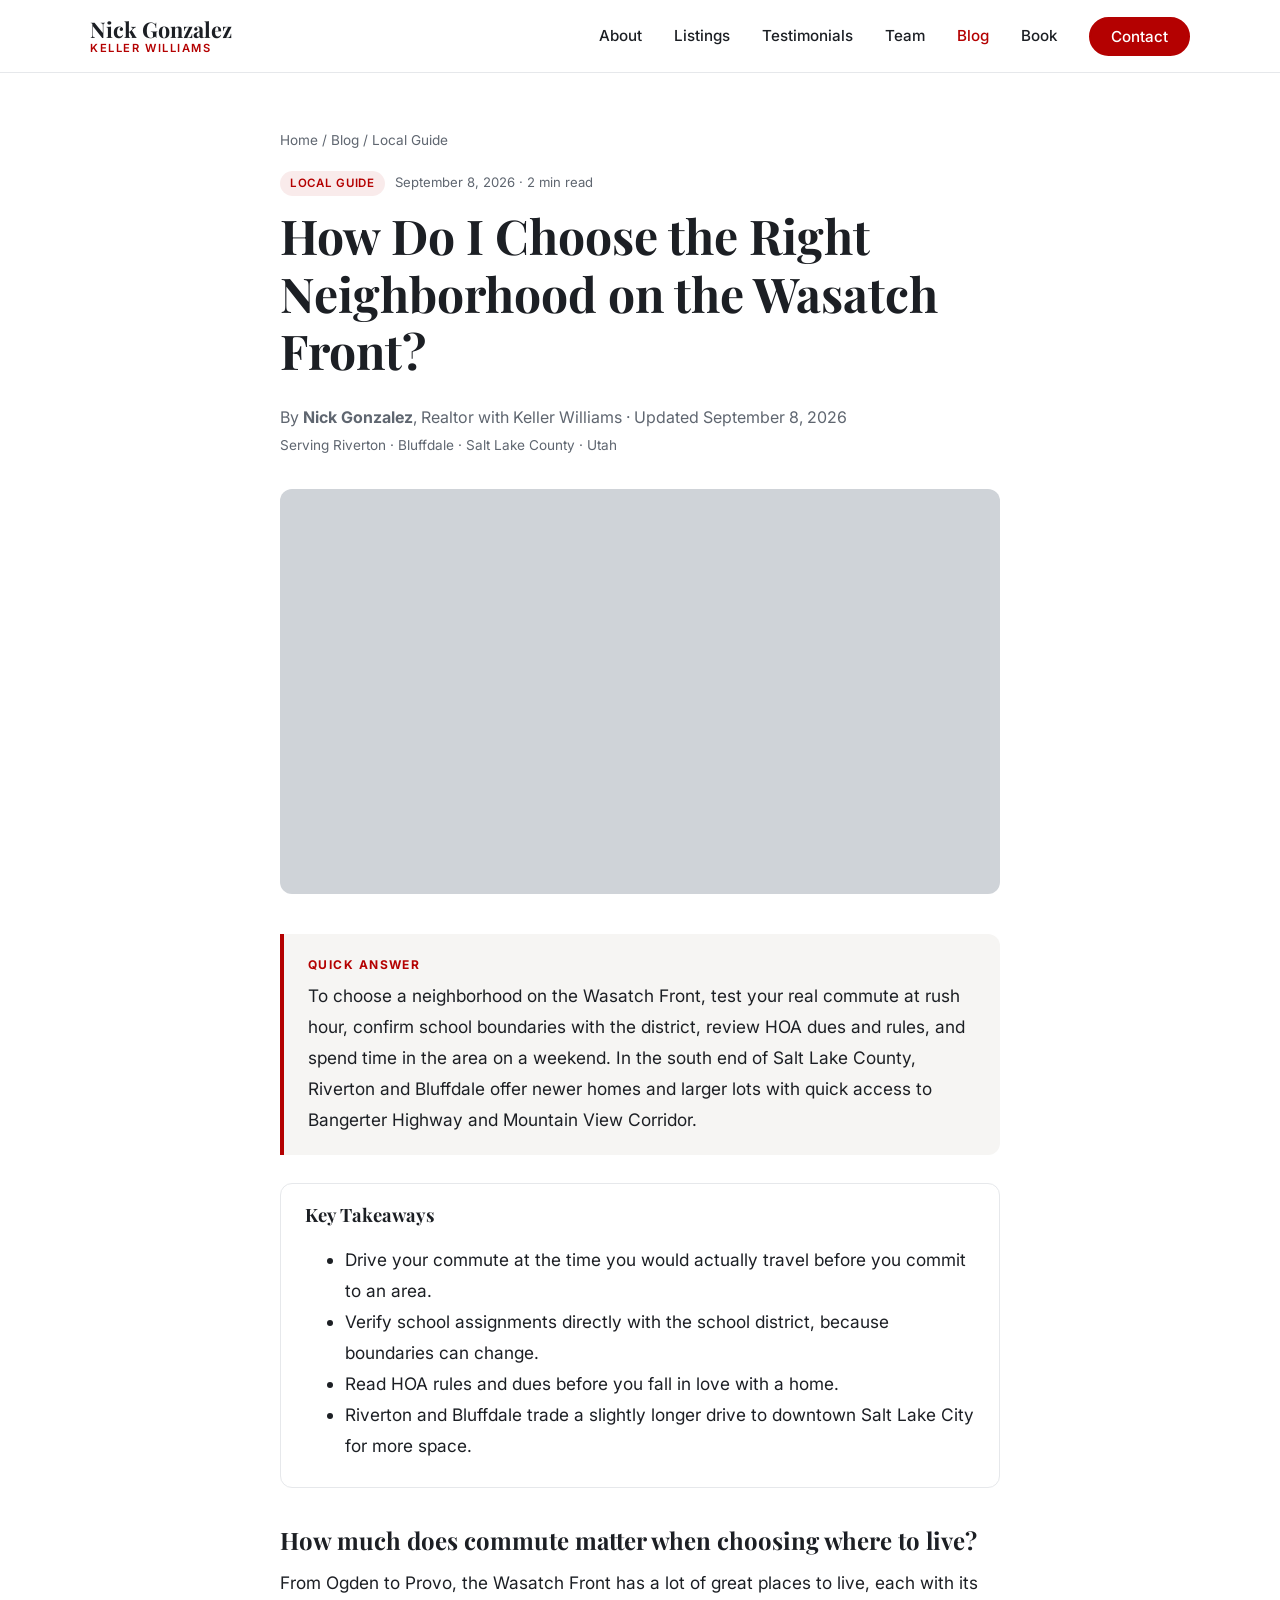
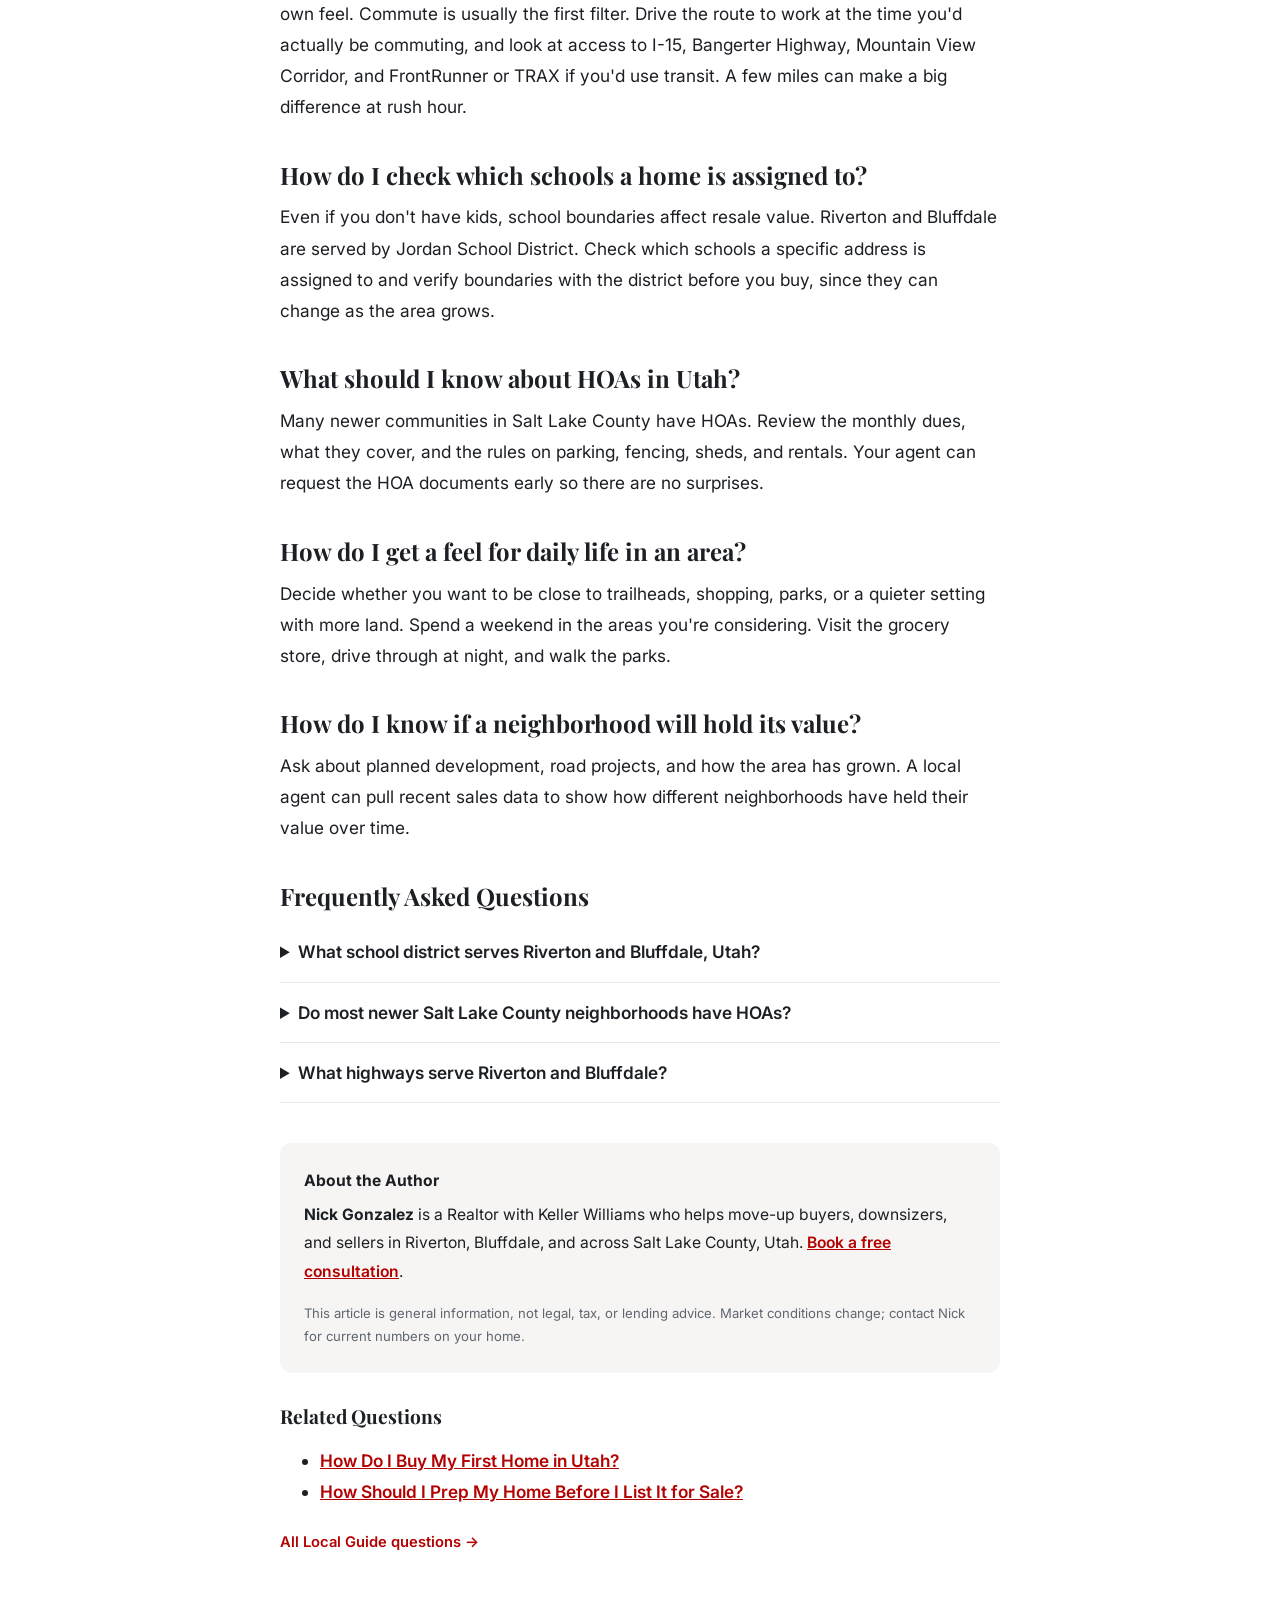
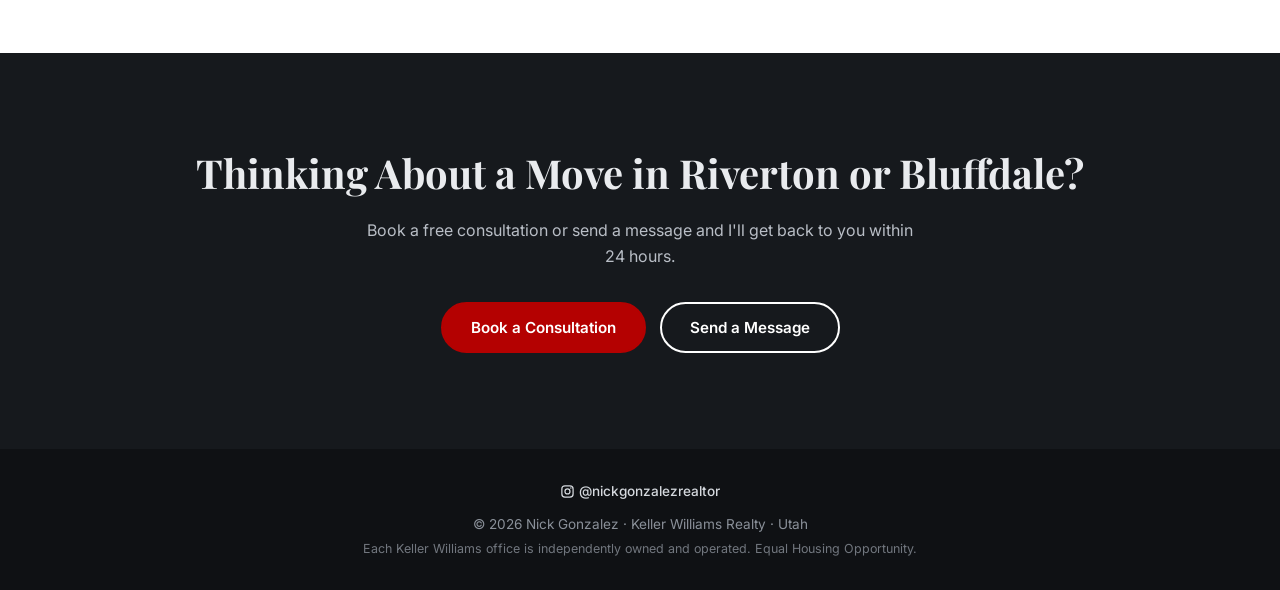
<file: blog/choosing-a-neighborhood-wasatch-front.html>
<!DOCTYPE html>
<html lang="en">
<head>
  <meta charset="UTF-8">
  <meta name="viewport" content="width=device-width, initial-scale=1.0">
  <title>How Do I Choose the Right Neighborhood on the Wasatch Front? | Nick Gonzalez, Keller Williams</title>
  <meta name="description" content="Commute, schools, HOAs, and lifestyle: what to weigh when choosing where to live in Riverton, Bluffdale, and across Salt Lake County, Utah.">
  <meta property="og:type" content="article">
  <meta property="og:title" content="How Do I Choose the Right Neighborhood on the Wasatch Front? | Nick Gonzalez, Keller Williams">
  <meta property="og:description" content="Commute, schools, HOAs, and lifestyle: what to weigh when choosing where to live in Riverton, Bluffdale, and across Salt Lake County, Utah.">
  <link rel="preconnect" href="https://fonts.googleapis.com">
  <link rel="preconnect" href="https://fonts.gstatic.com" crossorigin>
  <link href="https://fonts.googleapis.com/css2?family=Inter:wght@400;500;600;700&family=Playfair+Display:wght@600;700&display=swap" rel="stylesheet">
  <link rel="stylesheet" href="../styles.css">
  <script type="application/ld+json">
{
  "@context": "https://schema.org",
  "@graph": [
    {
      "@type": "BlogPosting",
      "headline": "How Do I Choose the Right Neighborhood on the Wasatch Front?",
      "description": "Commute, schools, HOAs, and lifestyle: what to weigh when choosing where to live in Riverton, Bluffdale, and across Salt Lake County, Utah.",
      "abstract": "To choose a neighborhood on the Wasatch Front, test your real commute at rush hour, confirm school boundaries with the district, review HOA dues and rules, and spend time in the area on a weekend. In the south end of Salt Lake County, Riverton and Bluffdale offer newer homes and larger lots with quick access to Bangerter Highway and Mountain View Corridor.",
      "datePublished": "2026-09-08",
      "dateModified": "2026-09-08",
      "articleSection": "Local Guide",
      "keywords": "Wasatch Front neighborhoods, where to live Salt Lake County, Riverton Utah, Bluffdale Utah",
      "image": "https://images.unsplash.com/photo-1570129477492-45c003edd2be?auto=format&fit=crop&w=1200&q=70",
      "author": {
        "@type": [
          "Person",
          "RealEstateAgent"
        ],
        "name": "Nick Gonzalez",
        "jobTitle": "Realtor",
        "worksFor": {
          "@type": "RealEstateAgent",
          "name": "Keller Williams"
        },
        "areaServed": [
          {
            "@type": "Place",
            "name": "Riverton"
          },
          {
            "@type": "Place",
            "name": "Bluffdale"
          },
          {
            "@type": "Place",
            "name": "Salt Lake County"
          },
          {
            "@type": "Place",
            "name": "Utah"
          }
        ],
        "sameAs": [
          "https://www.instagram.com/nickgonzalezrealtor/"
        ]
      },
      "publisher": {
        "@type": "Organization",
        "name": "Nick Gonzalez, Keller Williams"
      },
      "about": [
        {
          "@type": "Place",
          "name": "Riverton"
        },
        {
          "@type": "Place",
          "name": "Bluffdale"
        },
        {
          "@type": "Place",
          "name": "Salt Lake County"
        },
        {
          "@type": "Place",
          "name": "Utah"
        }
      ],
      "inLanguage": "en-US",
      "isPartOf": {
        "@type": "CollectionPage",
        "name": "Local Guide questions",
        "url": "topic-local-guide.html"
      }
    },
    {
      "@type": "FAQPage",
      "mainEntity": [
        {
          "@type": "Question",
          "name": "What school district serves Riverton and Bluffdale, Utah?",
          "acceptedAnswer": {
            "@type": "Answer",
            "text": "Riverton and Bluffdale are served by Jordan School District. Always confirm the assigned schools for a specific address with the district."
          }
        },
        {
          "@type": "Question",
          "name": "Do most newer Salt Lake County neighborhoods have HOAs?",
          "acceptedAnswer": {
            "@type": "Answer",
            "text": "Many newer subdivisions do, while many older neighborhoods do not. Review dues and rules for each home you consider."
          }
        },
        {
          "@type": "Question",
          "name": "What highways serve Riverton and Bluffdale?",
          "acceptedAnswer": {
            "@type": "Answer",
            "text": "Bangerter Highway, Mountain View Corridor, Redwood Road, and I-15 near the Point of the Mountain are the main routes."
          }
        }
      ]
    },
    {
      "@type": "BreadcrumbList",
      "itemListElement": [
        {
          "@type": "ListItem",
          "position": 1,
          "name": "Home"
        },
        {
          "@type": "ListItem",
          "position": 2,
          "name": "Blog"
        },
        {
          "@type": "ListItem",
          "position": 3,
          "name": "Local Guide"
        },
        {
          "@type": "ListItem",
          "position": 4,
          "name": "How Do I Choose the Right Neighborhood on the Wasatch Front?"
        }
      ]
    }
  ]
}
  </script>
</head>
<body>

  <!-- Navigation -->
  <header class="site-header">
    <div class="container nav">
      <a href="../index.html" class="logo">Nick Gonzalez<span>Keller Williams</span></a>
      <input type="checkbox" id="nav-toggle" class="nav-toggle" aria-label="Toggle menu">
      <label for="nav-toggle" class="nav-toggle-label" aria-hidden="true"><span></span></label>
      <nav class="nav-links" aria-label="Main">
        <a href="../index.html#about">About</a>
        <a href="../index.html#listings">Listings</a>
        <a href="../index.html#testimonials">Testimonials</a>
        <a href="../team.html">Team</a>
        <a href="../blog.html" aria-current="page">Blog</a>
        <a href="../index.html#book">Book</a>
        <a href="../index.html#contact" class="btn btn-small">Contact</a>
      </nav>
    </div>
  </header>

  <article class="post">
    <header class="post-header">
      <div class="container post-container">
        <nav class="breadcrumbs" aria-label="Breadcrumb"><a href="../index.html">Home</a> / <a href="../blog.html">Blog</a> / <a href="topic-local-guide.html">Local Guide</a></nav>
        <p class="blog-meta"><span class="blog-tag">Local Guide</span> <time datetime="2026-09-08">September 8, 2026</time> &middot; 2 min read</p>
        <h1>How Do I Choose the Right Neighborhood on the Wasatch Front?</h1>
        <p class="post-author">By <strong>Nick Gonzalez</strong>, Realtor with Keller Williams &middot; Updated <time datetime="2026-09-08">September 8, 2026</time></p>
        <p class="post-areas">Serving Riverton &middot; Bluffdale &middot; Salt Lake County &middot; Utah</p>
      </div>
    </header>
    <div class="container post-container">
      <div class="post-image" style="background-image: url('https://images.unsplash.com/photo-1570129477492-45c003edd2be?auto=format&fit=crop&w=1200&q=70');" role="img" aria-label="How Do I Choose the Right Neighborhood on the Wasatch Front?"></div>
      <div class="post-body">
        <section class="quick-answer" aria-label="Quick answer">
          <p class="quick-answer-label">Quick Answer</p>
          <p>To choose a neighborhood on the Wasatch Front, test your real commute at rush hour, confirm school boundaries with the district, review HOA dues and rules, and spend time in the area on a weekend. In the south end of Salt Lake County, Riverton and Bluffdale offer newer homes and larger lots with quick access to Bangerter Highway and Mountain View Corridor.</p>
        </section>
        <aside class="key-takeaways">
          <h2>Key Takeaways</h2>
          <ul><li>Drive your commute at the time you would actually travel before you commit to an area.</li><li>Verify school assignments directly with the school district, because boundaries can change.</li><li>Read HOA rules and dues before you fall in love with a home.</li><li>Riverton and Bluffdale trade a slightly longer drive to downtown Salt Lake City for more space.</li></ul>
        </aside>
<h2>How much does commute matter when choosing where to live?</h2>
<p>From Ogden to Provo, the Wasatch Front has a lot of great places to live, each with its own feel. Commute is usually the first filter. Drive the route to work at the time you'd actually be commuting, and look at access to I-15, Bangerter Highway, Mountain View Corridor, and FrontRunner or TRAX if you'd use transit. A few miles can make a big difference at rush hour.</p>
<h2>How do I check which schools a home is assigned to?</h2>
<p>Even if you don't have kids, school boundaries affect resale value. Riverton and Bluffdale are served by Jordan School District. Check which schools a specific address is assigned to and verify boundaries with the district before you buy, since they can change as the area grows.</p>
<h2>What should I know about HOAs in Utah?</h2>
<p>Many newer communities in Salt Lake County have HOAs. Review the monthly dues, what they cover, and the rules on parking, fencing, sheds, and rentals. Your agent can request the HOA documents early so there are no surprises.</p>
<h2>How do I get a feel for daily life in an area?</h2>
<p>Decide whether you want to be close to trailheads, shopping, parks, or a quieter setting with more land. Spend a weekend in the areas you're considering. Visit the grocery store, drive through at night, and walk the parks.</p>
<h2>How do I know if a neighborhood will hold its value?</h2>
<p>Ask about planned development, road projects, and how the area has grown. A local agent can pull recent sales data to show how different neighborhoods have held their value over time.</p>
        <section class="post-faq">
          <h2>Frequently Asked Questions</h2>
          <details><summary>What school district serves Riverton and Bluffdale, Utah?</summary><p>Riverton and Bluffdale are served by Jordan School District. Always confirm the assigned schools for a specific address with the district.</p></details>
          <details><summary>Do most newer Salt Lake County neighborhoods have HOAs?</summary><p>Many newer subdivisions do, while many older neighborhoods do not. Review dues and rules for each home you consider.</p></details>
          <details><summary>What highways serve Riverton and Bluffdale?</summary><p>Bangerter Highway, Mountain View Corridor, Redwood Road, and I-15 near the Point of the Mountain are the main routes.</p></details>
        </section>
        <aside class="author-box">
          <p class="author-name">About the Author</p>
          <p><strong>Nick Gonzalez</strong> is a Realtor with Keller Williams who helps move-up buyers, downsizers, and sellers in Riverton, Bluffdale, and across Salt Lake County, Utah. <a href="../index.html#book">Book a free consultation</a>.</p>
          <p class="disclaimer">This article is general information, not legal, tax, or lending advice. Market conditions change; contact Nick for current numbers on your home.</p>
        </aside>
        <section class="related-posts">
          <h2>Related Questions</h2>
          <ul><li><a href="first-time-homebuyer-guide-utah.html">How Do I Buy My First Home in Utah?</a></li><li><a href="prep-your-home-before-listing.html">How Should I Prep My Home Before I List It for Sale?</a></li></ul>
          <p><a class="read-more" href="topic-local-guide.html">All Local Guide questions &rarr;</a></p>
        </section>
      </div>
    </div>
  </article>

  <!-- Call to Action -->
  <section class="section section-dark cta">
    <div class="container">
      <h2>Thinking About a Move in Riverton or Bluffdale?</h2>
      <p>Book a free consultation or send a message and I'll get back to you within 24 hours.</p>
      <div class="hero-actions cta-actions">
        <a href="../index.html#book" class="btn">Book a Consultation</a>
        <a href="../index.html#contact" class="btn btn-outline">Send a Message</a>
      </div>
    </div>
  </section>

  <footer class="site-footer">
    <div class="container footer-inner">
      <p class="footer-social"><a href="https://www.instagram.com/nickgonzalezrealtor/" target="_blank" rel="noopener"><svg class="ig-icon" viewBox="0 0 24 24" aria-hidden="true"><rect x="3" y="3" width="18" height="18" rx="5" fill="none" stroke="currentColor" stroke-width="2"/><circle cx="12" cy="12" r="4" fill="none" stroke="currentColor" stroke-width="2"/><circle cx="17.5" cy="6.5" r="1.2" fill="currentColor"/></svg> @nickgonzalezrealtor</a></p>
      <p>&copy; 2026 Nick Gonzalez &middot; Keller Williams Realty &middot; Utah</p>
      <p class="footer-note">Each Keller Williams office is independently owned and operated. Equal Housing Opportunity.</p>
    </div>
  </footer>

</body>
</html>
</file>
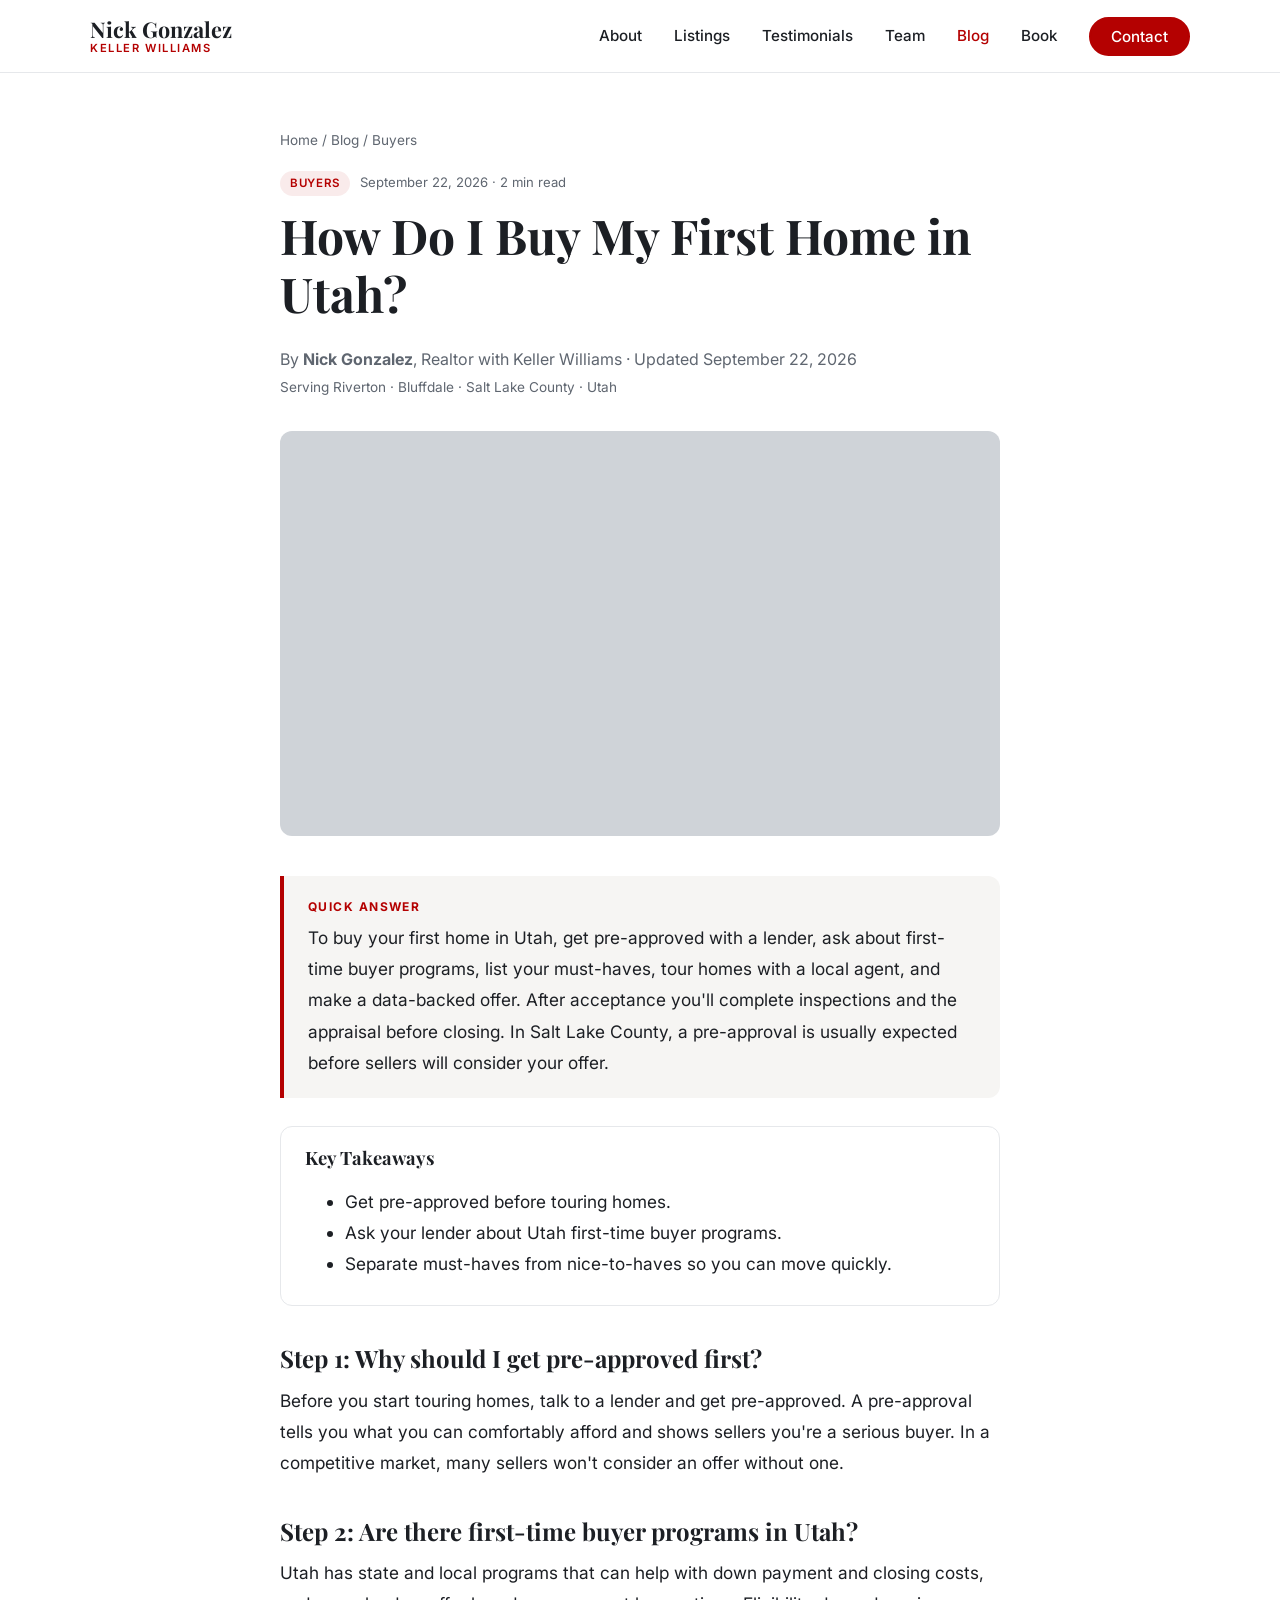
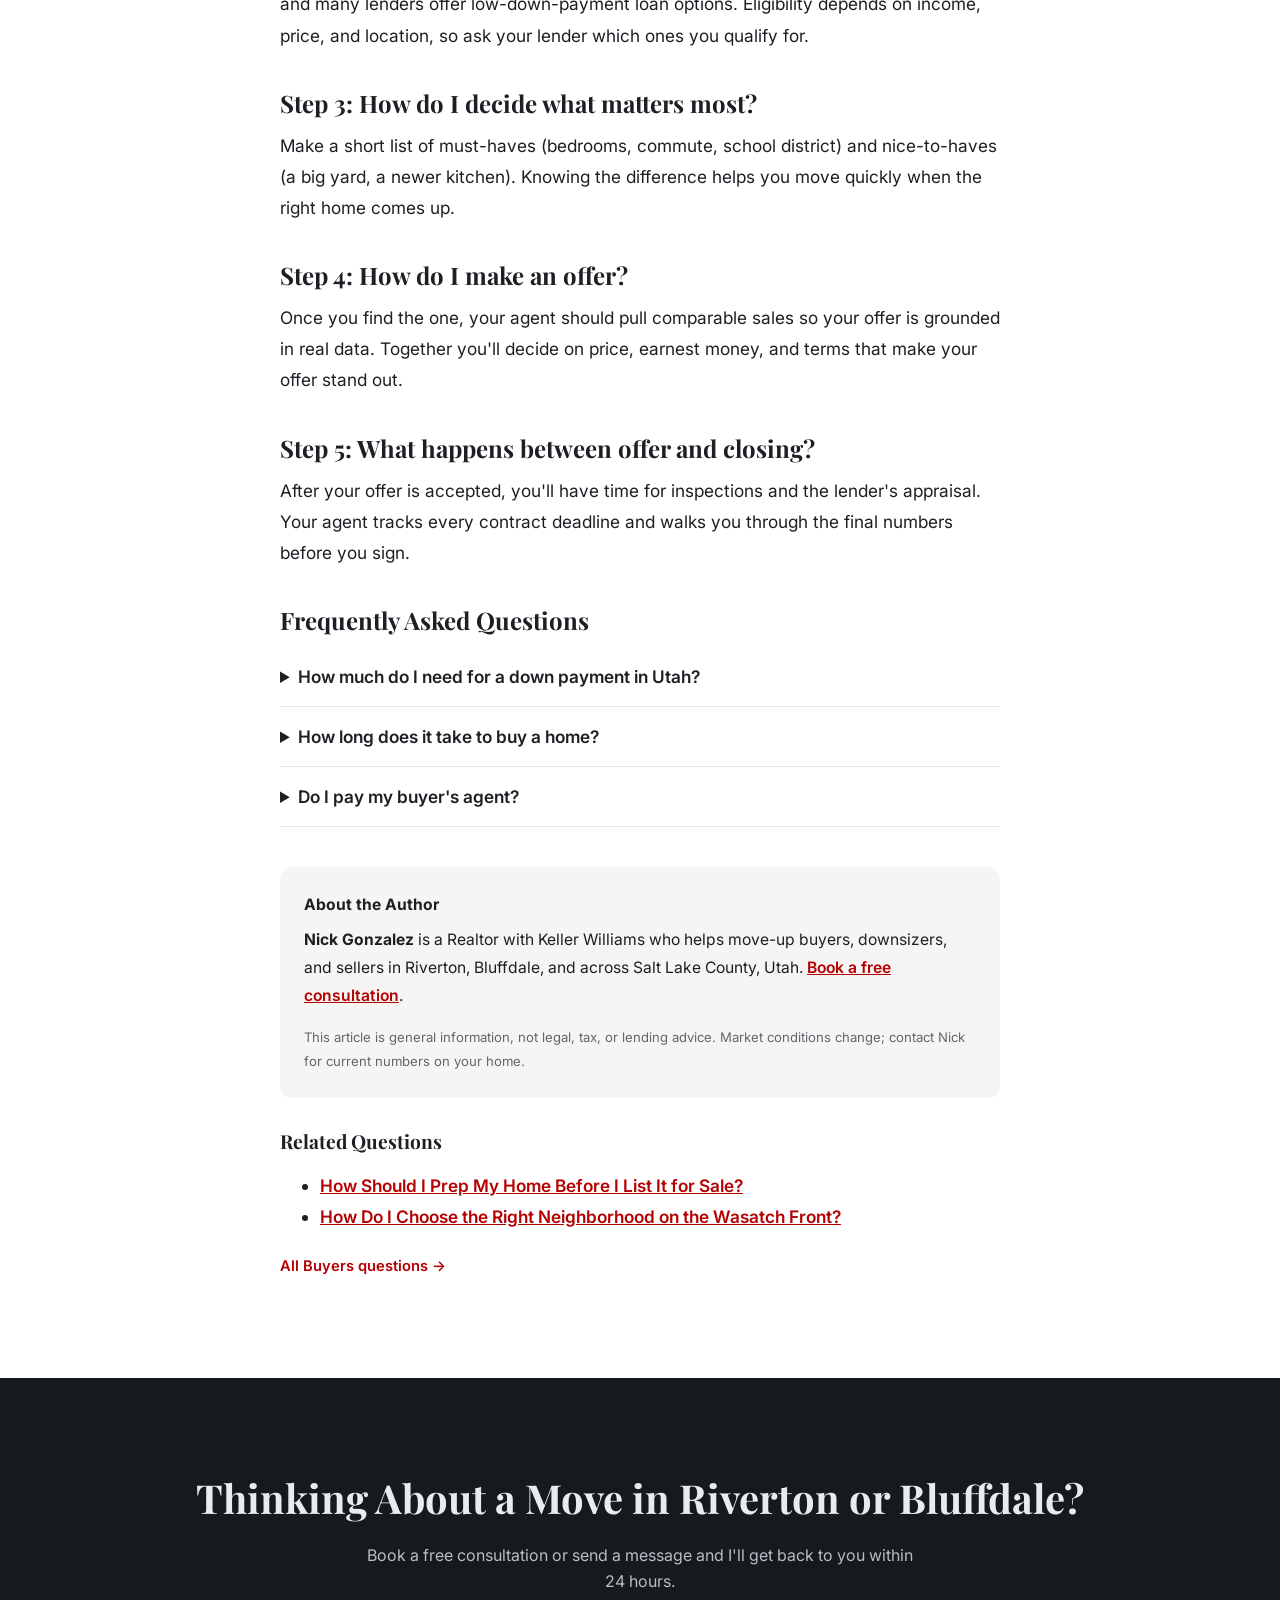
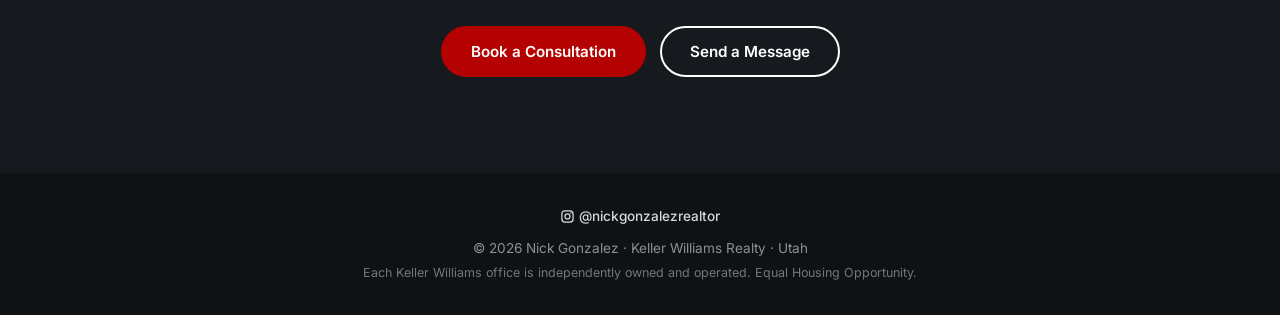
<file: blog/first-time-homebuyer-guide-utah.html>
<!DOCTYPE html>
<html lang="en">
<head>
  <meta charset="UTF-8">
  <meta name="viewport" content="width=device-width, initial-scale=1.0">
  <title>How Do I Buy My First Home in Utah? | Nick Gonzalez, Keller Williams</title>
  <meta name="description" content="A step-by-step guide to buying your first home in Utah, from pre-approval to closing day, for buyers in Riverton, Bluffdale, and Salt Lake County.">
  <meta property="og:type" content="article">
  <meta property="og:title" content="How Do I Buy My First Home in Utah? | Nick Gonzalez, Keller Williams">
  <meta property="og:description" content="A step-by-step guide to buying your first home in Utah, from pre-approval to closing day, for buyers in Riverton, Bluffdale, and Salt Lake County.">
  <link rel="preconnect" href="https://fonts.googleapis.com">
  <link rel="preconnect" href="https://fonts.gstatic.com" crossorigin>
  <link href="https://fonts.googleapis.com/css2?family=Inter:wght@400;500;600;700&family=Playfair+Display:wght@600;700&display=swap" rel="stylesheet">
  <link rel="stylesheet" href="../styles.css">
  <script type="application/ld+json">
{
  "@context": "https://schema.org",
  "@graph": [
    {
      "@type": "BlogPosting",
      "headline": "How Do I Buy My First Home in Utah?",
      "description": "A step-by-step guide to buying your first home in Utah, from pre-approval to closing day, for buyers in Riverton, Bluffdale, and Salt Lake County.",
      "abstract": "To buy your first home in Utah, get pre-approved with a lender, ask about first-time buyer programs, list your must-haves, tour homes with a local agent, and make a data-backed offer. After acceptance you'll complete inspections and the appraisal before closing. In Salt Lake County, a pre-approval is usually expected before sellers will consider your offer.",
      "datePublished": "2026-09-22",
      "dateModified": "2026-09-22",
      "articleSection": "Buyers",
      "keywords": "first-time homebuyer Utah, buy a home Salt Lake County, Riverton first home",
      "image": "https://images.unsplash.com/photo-1600585154340-be6161a56a0c?auto=format&fit=crop&w=1200&q=70",
      "author": {
        "@type": [
          "Person",
          "RealEstateAgent"
        ],
        "name": "Nick Gonzalez",
        "jobTitle": "Realtor",
        "worksFor": {
          "@type": "RealEstateAgent",
          "name": "Keller Williams"
        },
        "areaServed": [
          {
            "@type": "Place",
            "name": "Riverton"
          },
          {
            "@type": "Place",
            "name": "Bluffdale"
          },
          {
            "@type": "Place",
            "name": "Salt Lake County"
          },
          {
            "@type": "Place",
            "name": "Utah"
          }
        ],
        "sameAs": [
          "https://www.instagram.com/nickgonzalezrealtor/"
        ]
      },
      "publisher": {
        "@type": "Organization",
        "name": "Nick Gonzalez, Keller Williams"
      },
      "about": [
        {
          "@type": "Place",
          "name": "Riverton"
        },
        {
          "@type": "Place",
          "name": "Bluffdale"
        },
        {
          "@type": "Place",
          "name": "Salt Lake County"
        },
        {
          "@type": "Place",
          "name": "Utah"
        }
      ],
      "inLanguage": "en-US",
      "isPartOf": {
        "@type": "CollectionPage",
        "name": "Buyers questions",
        "url": "topic-buyers.html"
      }
    },
    {
      "@type": "FAQPage",
      "mainEntity": [
        {
          "@type": "Question",
          "name": "How much do I need for a down payment in Utah?",
          "acceptedAnswer": {
            "@type": "Answer",
            "text": "It depends on the loan. Some programs allow low down payments, while conventional loans often start around 3 to 5 percent. Ask a lender for options that fit you."
          }
        },
        {
          "@type": "Question",
          "name": "How long does it take to buy a home?",
          "acceptedAnswer": {
            "@type": "Answer",
            "text": "From accepted offer to closing typically takes about 30 to 45 days, depending on financing."
          }
        },
        {
          "@type": "Question",
          "name": "Do I pay my buyer's agent?",
          "acceptedAnswer": {
            "@type": "Answer",
            "text": "Compensation is agreed in a written buyer agreement before you tour homes. Sellers sometimes offer to cover it; your agent will explain the options."
          }
        }
      ]
    },
    {
      "@type": "BreadcrumbList",
      "itemListElement": [
        {
          "@type": "ListItem",
          "position": 1,
          "name": "Home"
        },
        {
          "@type": "ListItem",
          "position": 2,
          "name": "Blog"
        },
        {
          "@type": "ListItem",
          "position": 3,
          "name": "Buyers"
        },
        {
          "@type": "ListItem",
          "position": 4,
          "name": "How Do I Buy My First Home in Utah?"
        }
      ]
    }
  ]
}
  </script>
</head>
<body>

  <!-- Navigation -->
  <header class="site-header">
    <div class="container nav">
      <a href="../index.html" class="logo">Nick Gonzalez<span>Keller Williams</span></a>
      <input type="checkbox" id="nav-toggle" class="nav-toggle" aria-label="Toggle menu">
      <label for="nav-toggle" class="nav-toggle-label" aria-hidden="true"><span></span></label>
      <nav class="nav-links" aria-label="Main">
        <a href="../index.html#about">About</a>
        <a href="../index.html#listings">Listings</a>
        <a href="../index.html#testimonials">Testimonials</a>
        <a href="../team.html">Team</a>
        <a href="../blog.html" aria-current="page">Blog</a>
        <a href="../index.html#book">Book</a>
        <a href="../index.html#contact" class="btn btn-small">Contact</a>
      </nav>
    </div>
  </header>

  <article class="post">
    <header class="post-header">
      <div class="container post-container">
        <nav class="breadcrumbs" aria-label="Breadcrumb"><a href="../index.html">Home</a> / <a href="../blog.html">Blog</a> / <a href="topic-buyers.html">Buyers</a></nav>
        <p class="blog-meta"><span class="blog-tag">Buyers</span> <time datetime="2026-09-22">September 22, 2026</time> &middot; 2 min read</p>
        <h1>How Do I Buy My First Home in Utah?</h1>
        <p class="post-author">By <strong>Nick Gonzalez</strong>, Realtor with Keller Williams &middot; Updated <time datetime="2026-09-22">September 22, 2026</time></p>
        <p class="post-areas">Serving Riverton &middot; Bluffdale &middot; Salt Lake County &middot; Utah</p>
      </div>
    </header>
    <div class="container post-container">
      <div class="post-image" style="background-image: url('https://images.unsplash.com/photo-1600585154340-be6161a56a0c?auto=format&fit=crop&w=1200&q=70');" role="img" aria-label="How Do I Buy My First Home in Utah?"></div>
      <div class="post-body">
        <section class="quick-answer" aria-label="Quick answer">
          <p class="quick-answer-label">Quick Answer</p>
          <p>To buy your first home in Utah, get pre-approved with a lender, ask about first-time buyer programs, list your must-haves, tour homes with a local agent, and make a data-backed offer. After acceptance you'll complete inspections and the appraisal before closing. In Salt Lake County, a pre-approval is usually expected before sellers will consider your offer.</p>
        </section>
        <aside class="key-takeaways">
          <h2>Key Takeaways</h2>
          <ul><li>Get pre-approved before touring homes.</li><li>Ask your lender about Utah first-time buyer programs.</li><li>Separate must-haves from nice-to-haves so you can move quickly.</li></ul>
        </aside>
<h2>Step 1: Why should I get pre-approved first?</h2>
<p>Before you start touring homes, talk to a lender and get pre-approved. A pre-approval tells you what you can comfortably afford and shows sellers you're a serious buyer. In a competitive market, many sellers won't consider an offer without one.</p>
<h2>Step 2: Are there first-time buyer programs in Utah?</h2>
<p>Utah has state and local programs that can help with down payment and closing costs, and many lenders offer low-down-payment loan options. Eligibility depends on income, price, and location, so ask your lender which ones you qualify for.</p>
<h2>Step 3: How do I decide what matters most?</h2>
<p>Make a short list of must-haves (bedrooms, commute, school district) and nice-to-haves (a big yard, a newer kitchen). Knowing the difference helps you move quickly when the right home comes up.</p>
<h2>Step 4: How do I make an offer?</h2>
<p>Once you find the one, your agent should pull comparable sales so your offer is grounded in real data. Together you'll decide on price, earnest money, and terms that make your offer stand out.</p>
<h2>Step 5: What happens between offer and closing?</h2>
<p>After your offer is accepted, you'll have time for inspections and the lender's appraisal. Your agent tracks every contract deadline and walks you through the final numbers before you sign.</p>
        <section class="post-faq">
          <h2>Frequently Asked Questions</h2>
          <details><summary>How much do I need for a down payment in Utah?</summary><p>It depends on the loan. Some programs allow low down payments, while conventional loans often start around 3 to 5 percent. Ask a lender for options that fit you.</p></details>
          <details><summary>How long does it take to buy a home?</summary><p>From accepted offer to closing typically takes about 30 to 45 days, depending on financing.</p></details>
          <details><summary>Do I pay my buyer's agent?</summary><p>Compensation is agreed in a written buyer agreement before you tour homes. Sellers sometimes offer to cover it; your agent will explain the options.</p></details>
        </section>
        <aside class="author-box">
          <p class="author-name">About the Author</p>
          <p><strong>Nick Gonzalez</strong> is a Realtor with Keller Williams who helps move-up buyers, downsizers, and sellers in Riverton, Bluffdale, and across Salt Lake County, Utah. <a href="../index.html#book">Book a free consultation</a>.</p>
          <p class="disclaimer">This article is general information, not legal, tax, or lending advice. Market conditions change; contact Nick for current numbers on your home.</p>
        </aside>
        <section class="related-posts">
          <h2>Related Questions</h2>
          <ul><li><a href="prep-your-home-before-listing.html">How Should I Prep My Home Before I List It for Sale?</a></li><li><a href="choosing-a-neighborhood-wasatch-front.html">How Do I Choose the Right Neighborhood on the Wasatch Front?</a></li></ul>
          <p><a class="read-more" href="topic-buyers.html">All Buyers questions &rarr;</a></p>
        </section>
      </div>
    </div>
  </article>

  <!-- Call to Action -->
  <section class="section section-dark cta">
    <div class="container">
      <h2>Thinking About a Move in Riverton or Bluffdale?</h2>
      <p>Book a free consultation or send a message and I'll get back to you within 24 hours.</p>
      <div class="hero-actions cta-actions">
        <a href="../index.html#book" class="btn">Book a Consultation</a>
        <a href="../index.html#contact" class="btn btn-outline">Send a Message</a>
      </div>
    </div>
  </section>

  <footer class="site-footer">
    <div class="container footer-inner">
      <p class="footer-social"><a href="https://www.instagram.com/nickgonzalezrealtor/" target="_blank" rel="noopener"><svg class="ig-icon" viewBox="0 0 24 24" aria-hidden="true"><rect x="3" y="3" width="18" height="18" rx="5" fill="none" stroke="currentColor" stroke-width="2"/><circle cx="12" cy="12" r="4" fill="none" stroke="currentColor" stroke-width="2"/><circle cx="17.5" cy="6.5" r="1.2" fill="currentColor"/></svg> @nickgonzalezrealtor</a></p>
      <p>&copy; 2026 Nick Gonzalez &middot; Keller Williams Realty &middot; Utah</p>
      <p class="footer-note">Each Keller Williams office is independently owned and operated. Equal Housing Opportunity.</p>
    </div>
  </footer>

</body>
</html>
</file>
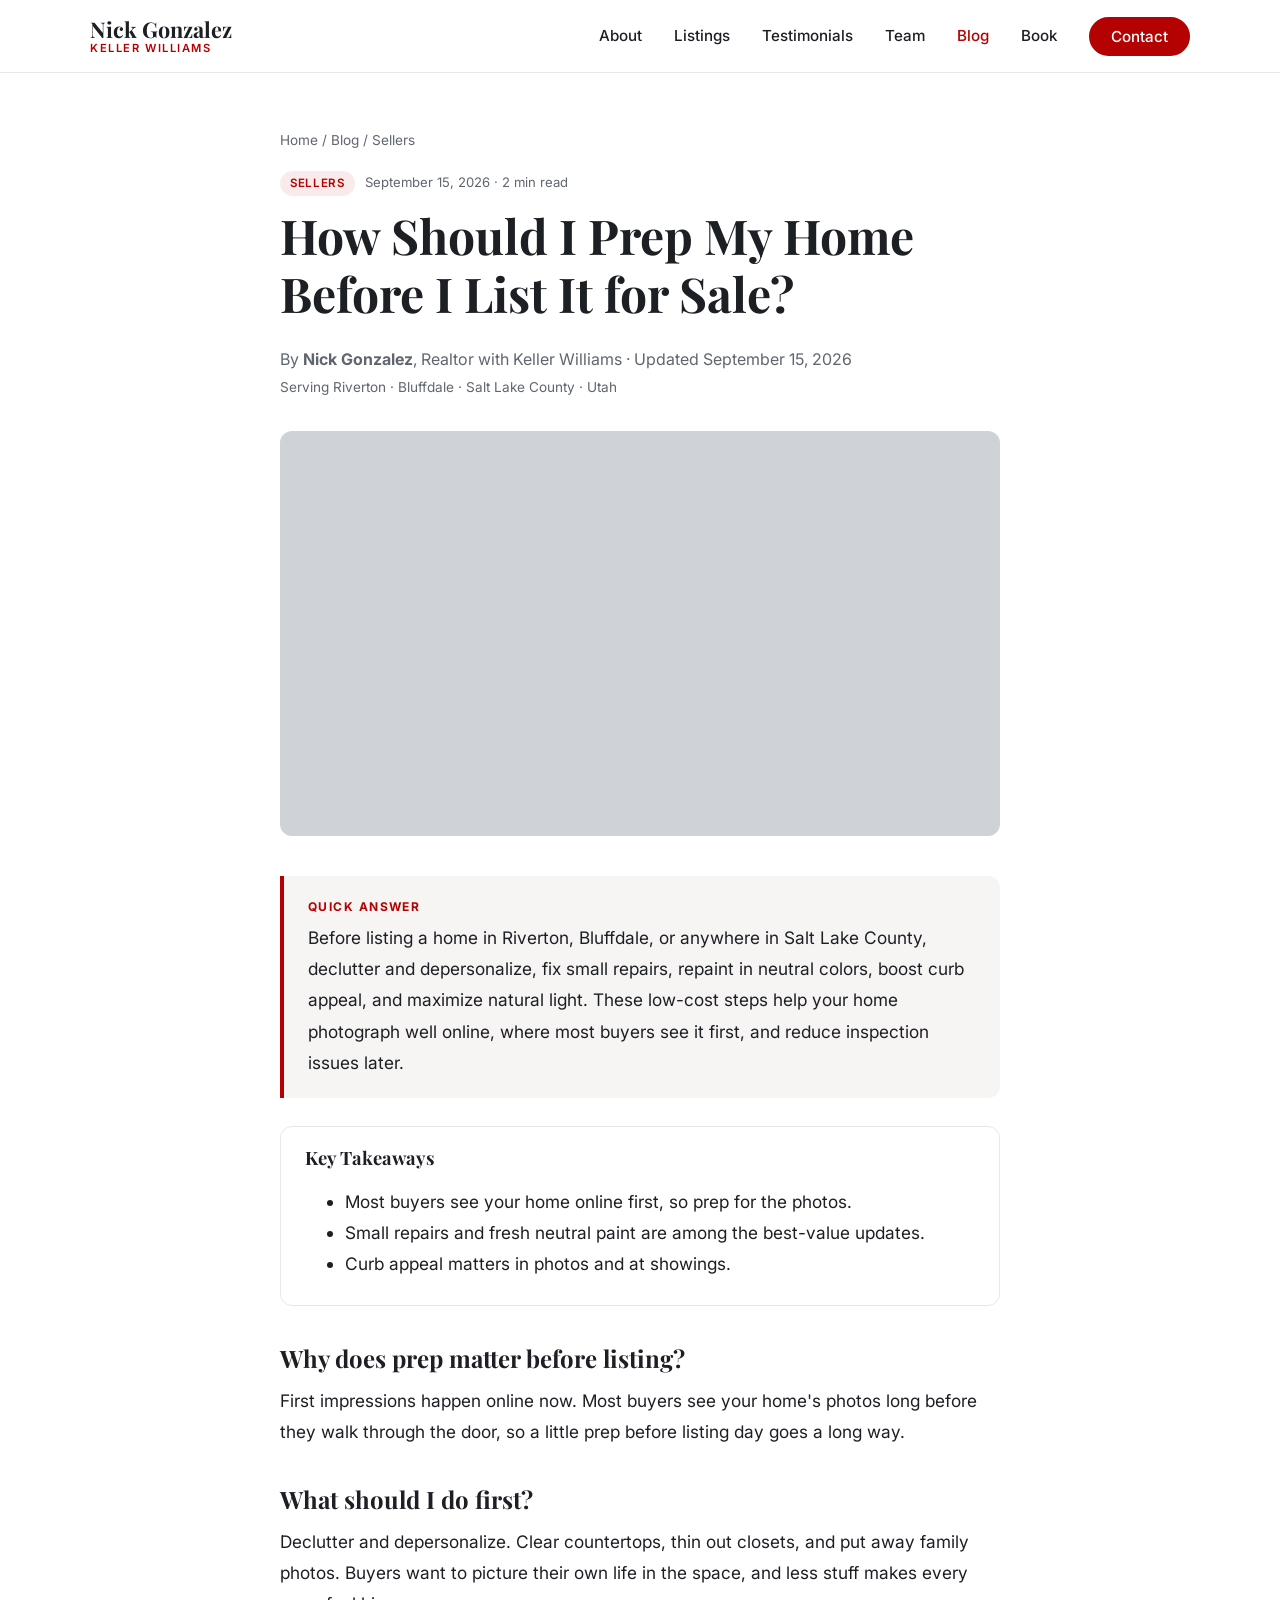
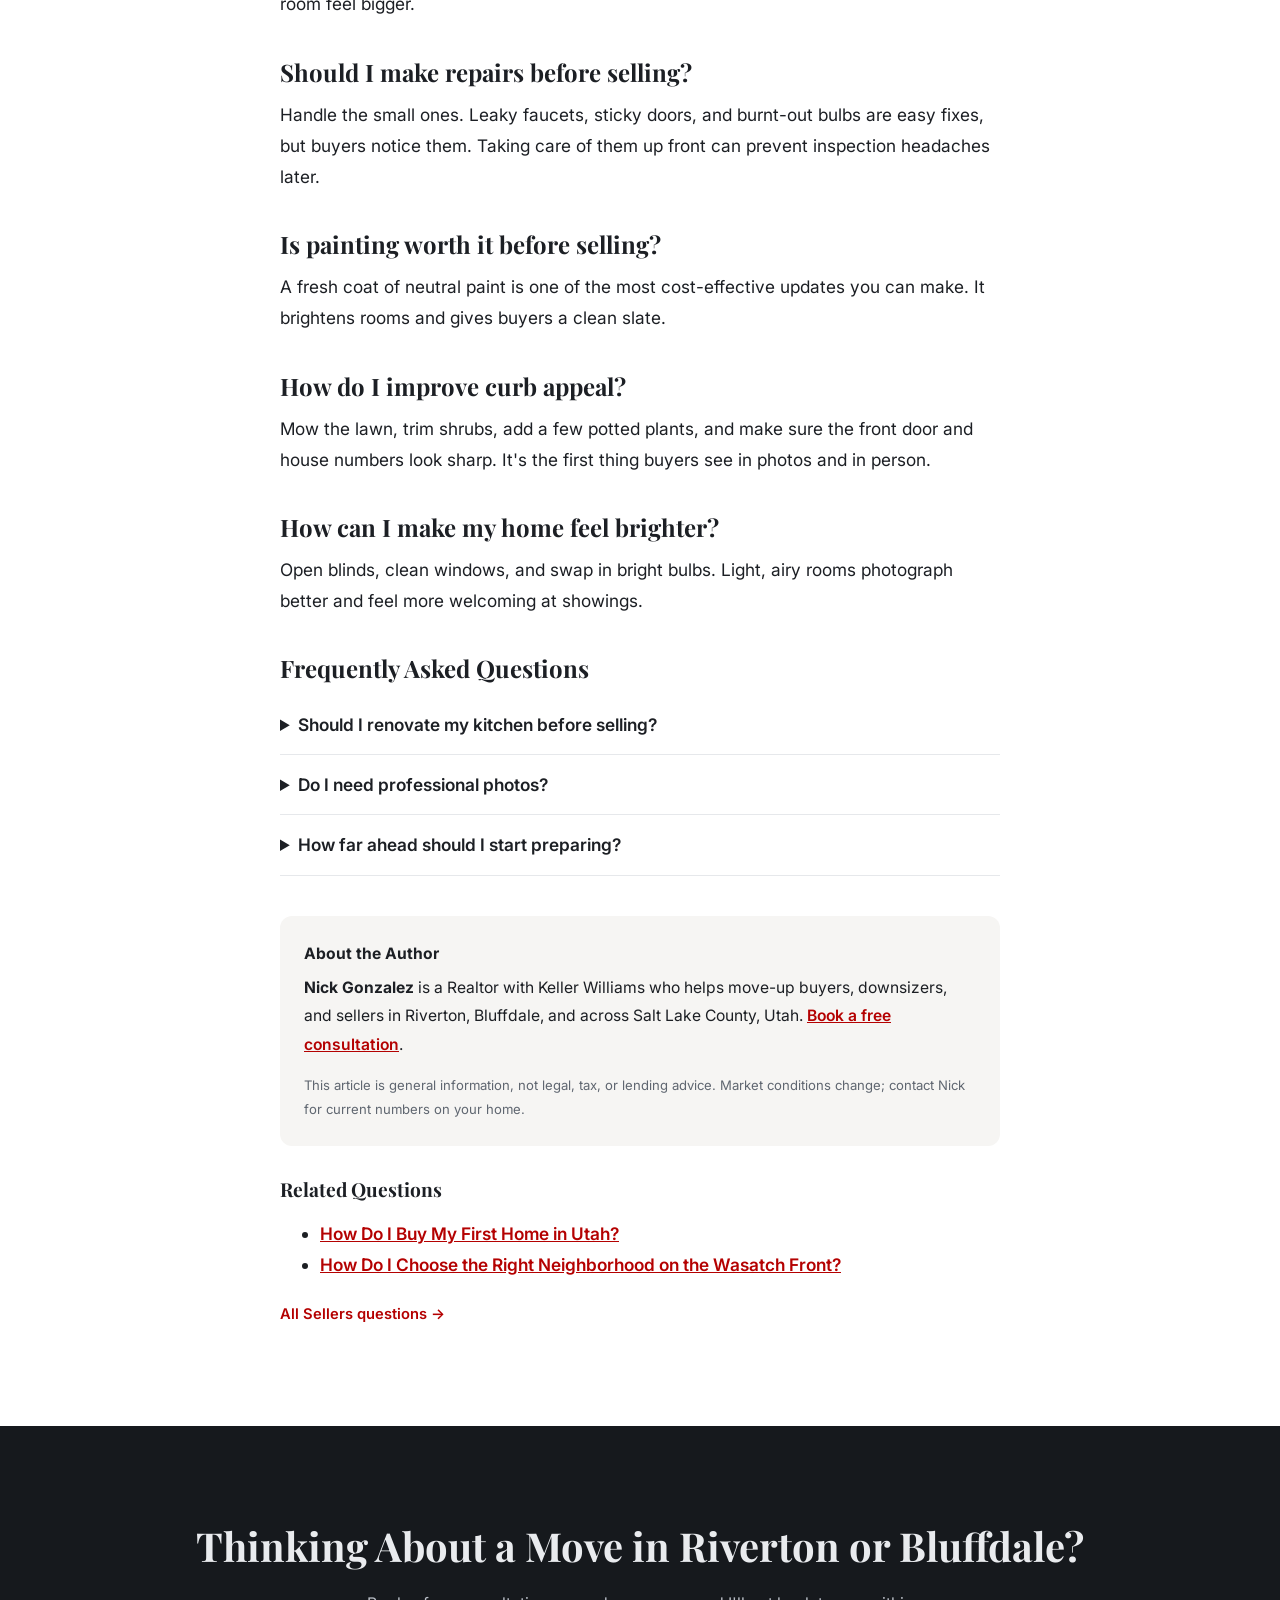
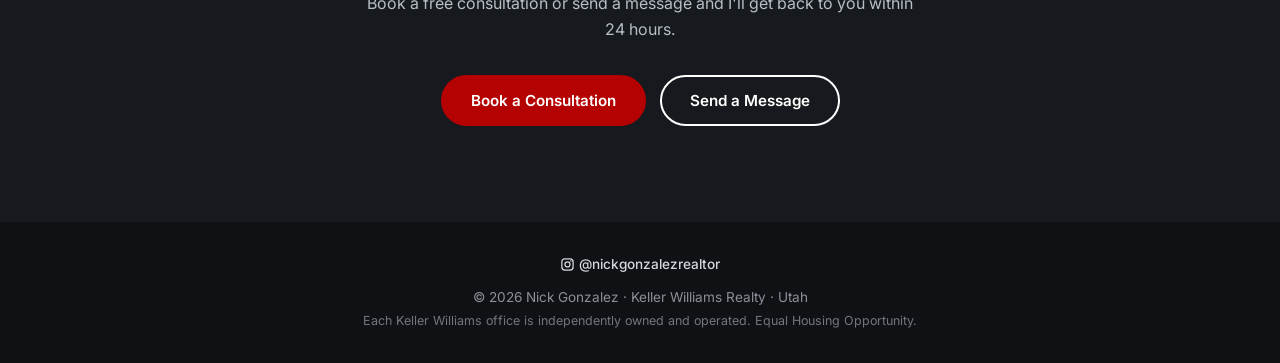
<file: blog/prep-your-home-before-listing.html>
<!DOCTYPE html>
<html lang="en">
<head>
  <meta charset="UTF-8">
  <meta name="viewport" content="width=device-width, initial-scale=1.0">
  <title>How Should I Prep My Home Before I List It for Sale? | Nick Gonzalez, Keller Williams</title>
  <meta name="description" content="Five affordable updates that help your Riverton or Bluffdale home photograph well and sell for top dollar in Salt Lake County, Utah.">
  <meta property="og:type" content="article">
  <meta property="og:title" content="How Should I Prep My Home Before I List It for Sale? | Nick Gonzalez, Keller Williams">
  <meta property="og:description" content="Five affordable updates that help your Riverton or Bluffdale home photograph well and sell for top dollar in Salt Lake County, Utah.">
  <link rel="preconnect" href="https://fonts.googleapis.com">
  <link rel="preconnect" href="https://fonts.gstatic.com" crossorigin>
  <link href="https://fonts.googleapis.com/css2?family=Inter:wght@400;500;600;700&family=Playfair+Display:wght@600;700&display=swap" rel="stylesheet">
  <link rel="stylesheet" href="../styles.css">
  <script type="application/ld+json">
{
  "@context": "https://schema.org",
  "@graph": [
    {
      "@type": "BlogPosting",
      "headline": "How Should I Prep My Home Before I List It for Sale?",
      "description": "Five affordable updates that help your Riverton or Bluffdale home photograph well and sell for top dollar in Salt Lake County, Utah.",
      "abstract": "Before listing a home in Riverton, Bluffdale, or anywhere in Salt Lake County, declutter and depersonalize, fix small repairs, repaint in neutral colors, boost curb appeal, and maximize natural light. These low-cost steps help your home photograph well online, where most buyers see it first, and reduce inspection issues later.",
      "datePublished": "2026-09-15",
      "dateModified": "2026-09-15",
      "articleSection": "Sellers",
      "keywords": "prepare home to sell Utah, listing tips Riverton, sell house Bluffdale",
      "image": "https://images.unsplash.com/photo-1600596542815-ffad4c1539a9?auto=format&fit=crop&w=1200&q=70",
      "author": {
        "@type": [
          "Person",
          "RealEstateAgent"
        ],
        "name": "Nick Gonzalez",
        "jobTitle": "Realtor",
        "worksFor": {
          "@type": "RealEstateAgent",
          "name": "Keller Williams"
        },
        "areaServed": [
          {
            "@type": "Place",
            "name": "Riverton"
          },
          {
            "@type": "Place",
            "name": "Bluffdale"
          },
          {
            "@type": "Place",
            "name": "Salt Lake County"
          },
          {
            "@type": "Place",
            "name": "Utah"
          }
        ],
        "sameAs": [
          "https://www.instagram.com/nickgonzalezrealtor/"
        ]
      },
      "publisher": {
        "@type": "Organization",
        "name": "Nick Gonzalez, Keller Williams"
      },
      "about": [
        {
          "@type": "Place",
          "name": "Riverton"
        },
        {
          "@type": "Place",
          "name": "Bluffdale"
        },
        {
          "@type": "Place",
          "name": "Salt Lake County"
        },
        {
          "@type": "Place",
          "name": "Utah"
        }
      ],
      "inLanguage": "en-US",
      "isPartOf": {
        "@type": "CollectionPage",
        "name": "Sellers questions",
        "url": "topic-sellers.html"
      }
    },
    {
      "@type": "FAQPage",
      "mainEntity": [
        {
          "@type": "Question",
          "name": "Should I renovate my kitchen before selling?",
          "acceptedAnswer": {
            "@type": "Answer",
            "text": "Usually not. Large remodels rarely return their full cost at sale. Focus on repairs, paint, and cleaning, and ask your agent which updates buyers in your area expect."
          }
        },
        {
          "@type": "Question",
          "name": "Do I need professional photos?",
          "acceptedAnswer": {
            "@type": "Answer",
            "text": "Yes. Professional photography is standard for listings and is how most buyers first judge your home."
          }
        },
        {
          "@type": "Question",
          "name": "How far ahead should I start preparing?",
          "acceptedAnswer": {
            "@type": "Answer",
            "text": "Start four to six weeks before your target list date so repairs and cleaning aren't rushed."
          }
        }
      ]
    },
    {
      "@type": "BreadcrumbList",
      "itemListElement": [
        {
          "@type": "ListItem",
          "position": 1,
          "name": "Home"
        },
        {
          "@type": "ListItem",
          "position": 2,
          "name": "Blog"
        },
        {
          "@type": "ListItem",
          "position": 3,
          "name": "Sellers"
        },
        {
          "@type": "ListItem",
          "position": 4,
          "name": "How Should I Prep My Home Before I List It for Sale?"
        }
      ]
    }
  ]
}
  </script>
</head>
<body>

  <!-- Navigation -->
  <header class="site-header">
    <div class="container nav">
      <a href="../index.html" class="logo">Nick Gonzalez<span>Keller Williams</span></a>
      <input type="checkbox" id="nav-toggle" class="nav-toggle" aria-label="Toggle menu">
      <label for="nav-toggle" class="nav-toggle-label" aria-hidden="true"><span></span></label>
      <nav class="nav-links" aria-label="Main">
        <a href="../index.html#about">About</a>
        <a href="../index.html#listings">Listings</a>
        <a href="../index.html#testimonials">Testimonials</a>
        <a href="../team.html">Team</a>
        <a href="../blog.html" aria-current="page">Blog</a>
        <a href="../index.html#book">Book</a>
        <a href="../index.html#contact" class="btn btn-small">Contact</a>
      </nav>
    </div>
  </header>

  <article class="post">
    <header class="post-header">
      <div class="container post-container">
        <nav class="breadcrumbs" aria-label="Breadcrumb"><a href="../index.html">Home</a> / <a href="../blog.html">Blog</a> / <a href="topic-sellers.html">Sellers</a></nav>
        <p class="blog-meta"><span class="blog-tag">Sellers</span> <time datetime="2026-09-15">September 15, 2026</time> &middot; 2 min read</p>
        <h1>How Should I Prep My Home Before I List It for Sale?</h1>
        <p class="post-author">By <strong>Nick Gonzalez</strong>, Realtor with Keller Williams &middot; Updated <time datetime="2026-09-15">September 15, 2026</time></p>
        <p class="post-areas">Serving Riverton &middot; Bluffdale &middot; Salt Lake County &middot; Utah</p>
      </div>
    </header>
    <div class="container post-container">
      <div class="post-image" style="background-image: url('https://images.unsplash.com/photo-1600596542815-ffad4c1539a9?auto=format&fit=crop&w=1200&q=70');" role="img" aria-label="How Should I Prep My Home Before I List It for Sale?"></div>
      <div class="post-body">
        <section class="quick-answer" aria-label="Quick answer">
          <p class="quick-answer-label">Quick Answer</p>
          <p>Before listing a home in Riverton, Bluffdale, or anywhere in Salt Lake County, declutter and depersonalize, fix small repairs, repaint in neutral colors, boost curb appeal, and maximize natural light. These low-cost steps help your home photograph well online, where most buyers see it first, and reduce inspection issues later.</p>
        </section>
        <aside class="key-takeaways">
          <h2>Key Takeaways</h2>
          <ul><li>Most buyers see your home online first, so prep for the photos.</li><li>Small repairs and fresh neutral paint are among the best-value updates.</li><li>Curb appeal matters in photos and at showings.</li></ul>
        </aside>
<h2>Why does prep matter before listing?</h2>
<p>First impressions happen online now. Most buyers see your home's photos long before they walk through the door, so a little prep before listing day goes a long way.</p>
<h2>What should I do first?</h2>
<p>Declutter and depersonalize. Clear countertops, thin out closets, and put away family photos. Buyers want to picture their own life in the space, and less stuff makes every room feel bigger.</p>
<h2>Should I make repairs before selling?</h2>
<p>Handle the small ones. Leaky faucets, sticky doors, and burnt-out bulbs are easy fixes, but buyers notice them. Taking care of them up front can prevent inspection headaches later.</p>
<h2>Is painting worth it before selling?</h2>
<p>A fresh coat of neutral paint is one of the most cost-effective updates you can make. It brightens rooms and gives buyers a clean slate.</p>
<h2>How do I improve curb appeal?</h2>
<p>Mow the lawn, trim shrubs, add a few potted plants, and make sure the front door and house numbers look sharp. It's the first thing buyers see in photos and in person.</p>
<h2>How can I make my home feel brighter?</h2>
<p>Open blinds, clean windows, and swap in bright bulbs. Light, airy rooms photograph better and feel more welcoming at showings.</p>
        <section class="post-faq">
          <h2>Frequently Asked Questions</h2>
          <details><summary>Should I renovate my kitchen before selling?</summary><p>Usually not. Large remodels rarely return their full cost at sale. Focus on repairs, paint, and cleaning, and ask your agent which updates buyers in your area expect.</p></details>
          <details><summary>Do I need professional photos?</summary><p>Yes. Professional photography is standard for listings and is how most buyers first judge your home.</p></details>
          <details><summary>How far ahead should I start preparing?</summary><p>Start four to six weeks before your target list date so repairs and cleaning aren't rushed.</p></details>
        </section>
        <aside class="author-box">
          <p class="author-name">About the Author</p>
          <p><strong>Nick Gonzalez</strong> is a Realtor with Keller Williams who helps move-up buyers, downsizers, and sellers in Riverton, Bluffdale, and across Salt Lake County, Utah. <a href="../index.html#book">Book a free consultation</a>.</p>
          <p class="disclaimer">This article is general information, not legal, tax, or lending advice. Market conditions change; contact Nick for current numbers on your home.</p>
        </aside>
        <section class="related-posts">
          <h2>Related Questions</h2>
          <ul><li><a href="first-time-homebuyer-guide-utah.html">How Do I Buy My First Home in Utah?</a></li><li><a href="choosing-a-neighborhood-wasatch-front.html">How Do I Choose the Right Neighborhood on the Wasatch Front?</a></li></ul>
          <p><a class="read-more" href="topic-sellers.html">All Sellers questions &rarr;</a></p>
        </section>
      </div>
    </div>
  </article>

  <!-- Call to Action -->
  <section class="section section-dark cta">
    <div class="container">
      <h2>Thinking About a Move in Riverton or Bluffdale?</h2>
      <p>Book a free consultation or send a message and I'll get back to you within 24 hours.</p>
      <div class="hero-actions cta-actions">
        <a href="../index.html#book" class="btn">Book a Consultation</a>
        <a href="../index.html#contact" class="btn btn-outline">Send a Message</a>
      </div>
    </div>
  </section>

  <footer class="site-footer">
    <div class="container footer-inner">
      <p class="footer-social"><a href="https://www.instagram.com/nickgonzalezrealtor/" target="_blank" rel="noopener"><svg class="ig-icon" viewBox="0 0 24 24" aria-hidden="true"><rect x="3" y="3" width="18" height="18" rx="5" fill="none" stroke="currentColor" stroke-width="2"/><circle cx="12" cy="12" r="4" fill="none" stroke="currentColor" stroke-width="2"/><circle cx="17.5" cy="6.5" r="1.2" fill="currentColor"/></svg> @nickgonzalezrealtor</a></p>
      <p>&copy; 2026 Nick Gonzalez &middot; Keller Williams Realty &middot; Utah</p>
      <p class="footer-note">Each Keller Williams office is independently owned and operated. Equal Housing Opportunity.</p>
    </div>
  </footer>

</body>
</html>
</file>
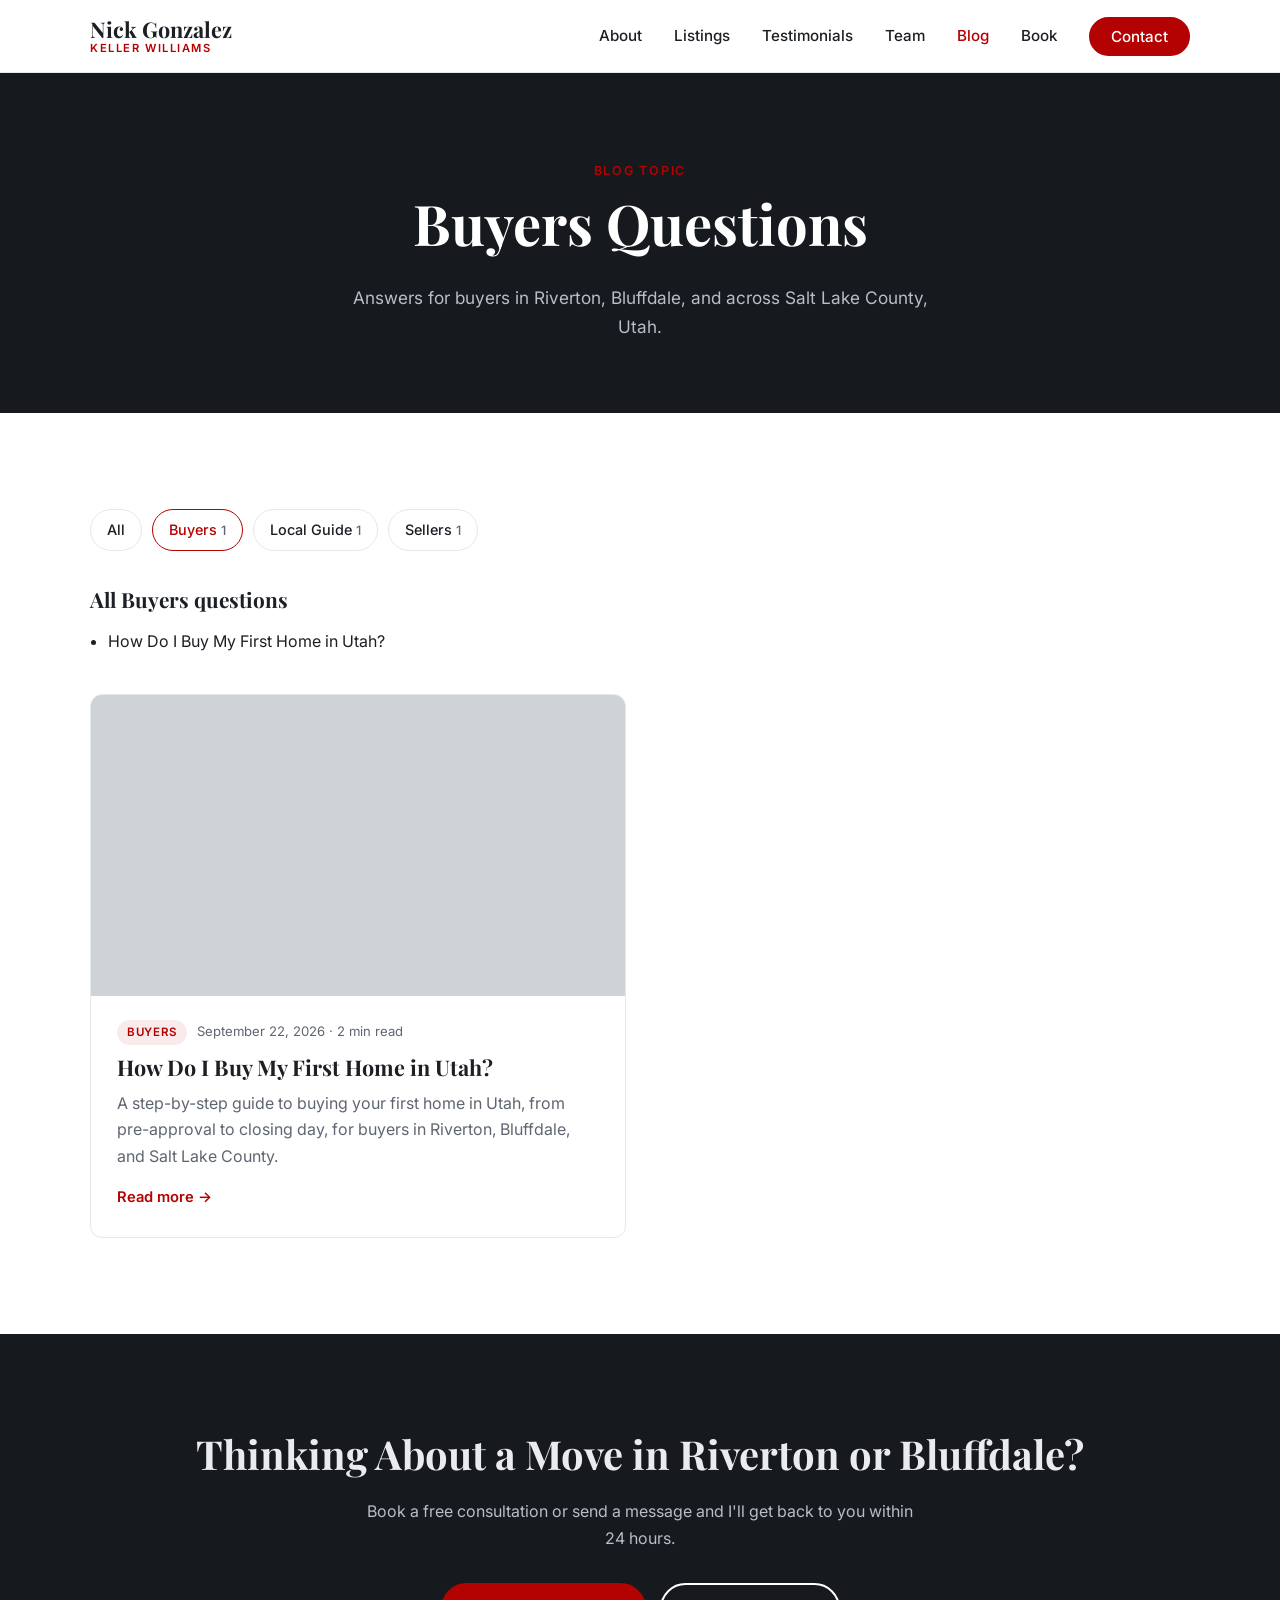
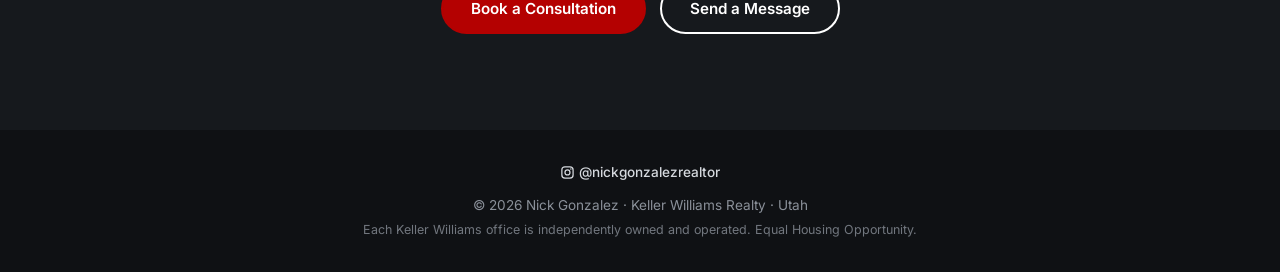
<file: blog/topic-buyers.html>
<!DOCTYPE html>
<html lang="en">
<head>
  <meta charset="UTF-8">
  <meta name="viewport" content="width=device-width, initial-scale=1.0">
  <title>Buyers Questions | Riverton &amp; Bluffdale, Utah | Nick Gonzalez</title>
  <meta name="description" content="Every buyers question answered for Riverton, Bluffdale, and Salt Lake County, Utah, by Nick Gonzalez, Keller Williams.">
  <meta property="og:type" content="article">
  <meta property="og:title" content="Buyers Questions | Riverton &amp; Bluffdale, Utah | Nick Gonzalez">
  <meta property="og:description" content="Every buyers question answered for Riverton, Bluffdale, and Salt Lake County, Utah, by Nick Gonzalez, Keller Williams.">
  <link rel="preconnect" href="https://fonts.googleapis.com">
  <link rel="preconnect" href="https://fonts.gstatic.com" crossorigin>
  <link href="https://fonts.googleapis.com/css2?family=Inter:wght@400;500;600;700&family=Playfair+Display:wght@600;700&display=swap" rel="stylesheet">
  <link rel="stylesheet" href="../styles.css">
  <script type="application/ld+json">
{
  "@context": "https://schema.org",
  "@type": "CollectionPage",
  "name": "Buyers Questions: Riverton, Bluffdale & Salt Lake County",
  "about": [
    {
      "@type": "Place",
      "name": "Riverton"
    },
    {
      "@type": "Place",
      "name": "Bluffdale"
    },
    {
      "@type": "Place",
      "name": "Salt Lake County"
    },
    {
      "@type": "Place",
      "name": "Utah"
    }
  ],
  "author": {
    "@type": [
      "Person",
      "RealEstateAgent"
    ],
    "name": "Nick Gonzalez",
    "jobTitle": "Realtor",
    "worksFor": {
      "@type": "RealEstateAgent",
      "name": "Keller Williams"
    },
    "areaServed": [
      {
        "@type": "Place",
        "name": "Riverton"
      },
      {
        "@type": "Place",
        "name": "Bluffdale"
      },
      {
        "@type": "Place",
        "name": "Salt Lake County"
      },
      {
        "@type": "Place",
        "name": "Utah"
      }
    ],
    "sameAs": [
      "https://www.instagram.com/nickgonzalezrealtor/"
    ]
  },
  "hasPart": [
    {
      "@type": "BlogPosting",
      "headline": "How Do I Buy My First Home in Utah?",
      "url": "blog/first-time-homebuyer-guide-utah.html"
    }
  ]
}
  </script>
</head>
<body>

  <!-- Navigation -->
  <header class="site-header">
    <div class="container nav">
      <a href="../index.html" class="logo">Nick Gonzalez<span>Keller Williams</span></a>
      <input type="checkbox" id="nav-toggle" class="nav-toggle" aria-label="Toggle menu">
      <label for="nav-toggle" class="nav-toggle-label" aria-hidden="true"><span></span></label>
      <nav class="nav-links" aria-label="Main">
        <a href="../index.html#about">About</a>
        <a href="../index.html#listings">Listings</a>
        <a href="../index.html#testimonials">Testimonials</a>
        <a href="../team.html">Team</a>
        <a href="../blog.html" aria-current="page">Blog</a>
        <a href="../index.html#book">Book</a>
        <a href="../index.html#contact" class="btn btn-small">Contact</a>
      </nav>
    </div>
  </header>

  <section class="page-banner">
    <div class="container">
      <p class="eyebrow">Blog Topic</p>
      <h1>Buyers Questions</h1>
      <p class="page-banner-sub">Answers for buyers in Riverton, Bluffdale, and across Salt Lake County, Utah.</p>
    </div>
  </section>

  <!-- Generated by scripts/build_blog.py. Do not edit by hand. -->
  <section class="section">
    <div class="container">
      <nav class="topic-nav" aria-label="Blog topics"><a href="blog.html" class="topic-chip">All</a><a href="topic-buyers.html" class="topic-chip is-active">Buyers <span>1</span></a><a href="topic-local-guide.html" class="topic-chip">Local Guide <span>1</span></a><a href="topic-sellers.html" class="topic-chip">Sellers <span>1</span></a></nav>
      <div class="topic-index">
        <h2>All Buyers questions</h2>
        <ul><li><a href="first-time-homebuyer-guide-utah.html">How Do I Buy My First Home in Utah?</a></li></ul>
      </div>
      <div class="blog-grid">
        <article class="blog-card">
          <a href="first-time-homebuyer-guide-utah.html" class="blog-card-image" style="background-image: url('https://images.unsplash.com/photo-1600585154340-be6161a56a0c?auto=format&fit=crop&w=1200&q=70');" aria-hidden="true" tabindex="-1"></a>
          <div class="blog-card-body">
            <p class="blog-meta"><a class="blog-tag" href="topic-buyers.html">Buyers</a> <time datetime="2026-09-22">September 22, 2026</time> &middot; 2 min read</p>
            <h2><a href="first-time-homebuyer-guide-utah.html">How Do I Buy My First Home in Utah?</a></h2>
            <p>A step-by-step guide to buying your first home in Utah, from pre-approval to closing day, for buyers in Riverton, Bluffdale, and Salt Lake County.</p>
            <a href="first-time-homebuyer-guide-utah.html" class="read-more">Read more &rarr;</a>
          </div>
        </article>
      </div>
    </div>
  </section>

  <!-- Call to Action -->
  <section class="section section-dark cta">
    <div class="container">
      <h2>Thinking About a Move in Riverton or Bluffdale?</h2>
      <p>Book a free consultation or send a message and I'll get back to you within 24 hours.</p>
      <div class="hero-actions cta-actions">
        <a href="../index.html#book" class="btn">Book a Consultation</a>
        <a href="../index.html#contact" class="btn btn-outline">Send a Message</a>
      </div>
    </div>
  </section>

  <footer class="site-footer">
    <div class="container footer-inner">
      <p class="footer-social"><a href="https://www.instagram.com/nickgonzalezrealtor/" target="_blank" rel="noopener"><svg class="ig-icon" viewBox="0 0 24 24" aria-hidden="true"><rect x="3" y="3" width="18" height="18" rx="5" fill="none" stroke="currentColor" stroke-width="2"/><circle cx="12" cy="12" r="4" fill="none" stroke="currentColor" stroke-width="2"/><circle cx="17.5" cy="6.5" r="1.2" fill="currentColor"/></svg> @nickgonzalezrealtor</a></p>
      <p>&copy; 2026 Nick Gonzalez &middot; Keller Williams Realty &middot; Utah</p>
      <p class="footer-note">Each Keller Williams office is independently owned and operated. Equal Housing Opportunity.</p>
    </div>
  </footer>

</body>
</html>
</file>
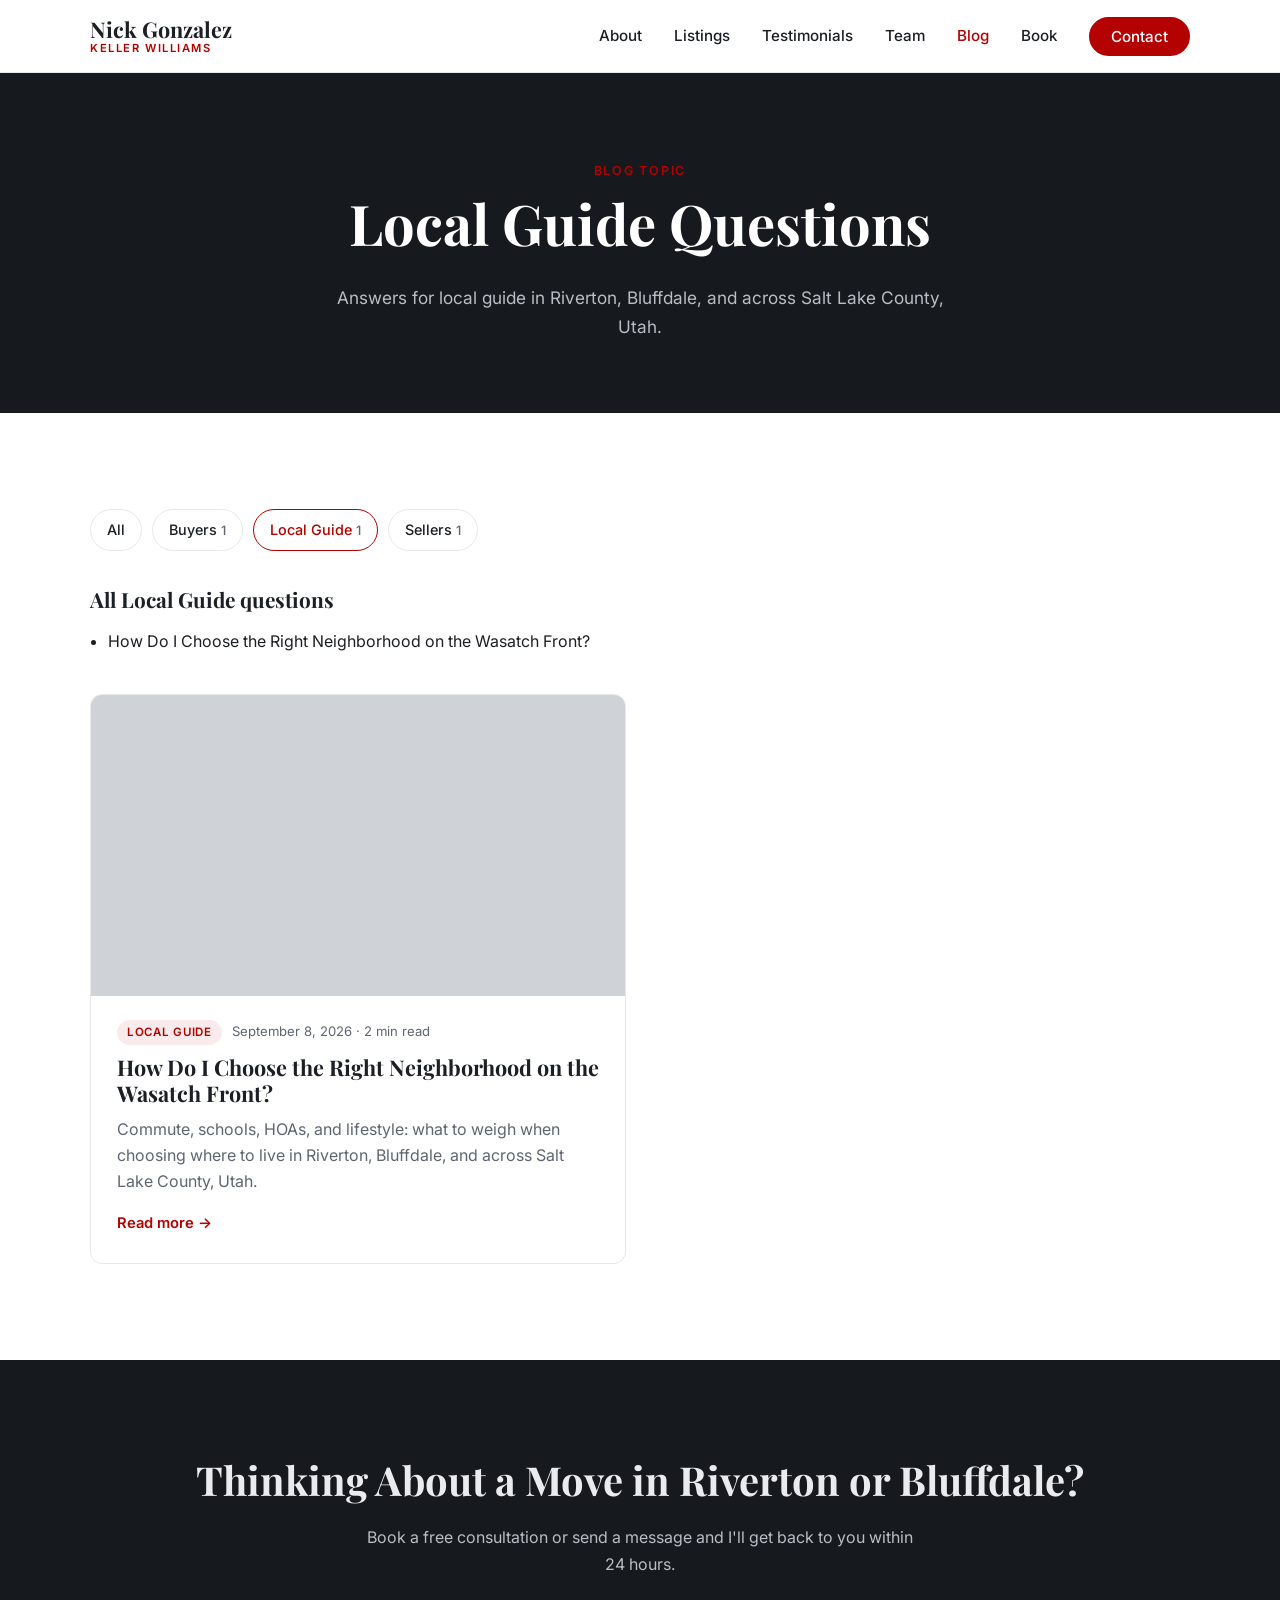
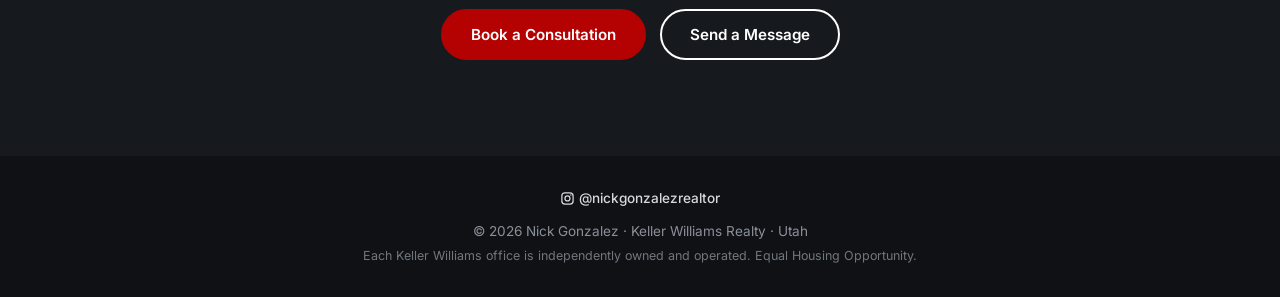
<file: blog/topic-local-guide.html>
<!DOCTYPE html>
<html lang="en">
<head>
  <meta charset="UTF-8">
  <meta name="viewport" content="width=device-width, initial-scale=1.0">
  <title>Local Guide Questions | Riverton &amp; Bluffdale, Utah | Nick Gonzalez</title>
  <meta name="description" content="Every local guide question answered for Riverton, Bluffdale, and Salt Lake County, Utah, by Nick Gonzalez, Keller Williams.">
  <meta property="og:type" content="article">
  <meta property="og:title" content="Local Guide Questions | Riverton &amp; Bluffdale, Utah | Nick Gonzalez">
  <meta property="og:description" content="Every local guide question answered for Riverton, Bluffdale, and Salt Lake County, Utah, by Nick Gonzalez, Keller Williams.">
  <link rel="preconnect" href="https://fonts.googleapis.com">
  <link rel="preconnect" href="https://fonts.gstatic.com" crossorigin>
  <link href="https://fonts.googleapis.com/css2?family=Inter:wght@400;500;600;700&family=Playfair+Display:wght@600;700&display=swap" rel="stylesheet">
  <link rel="stylesheet" href="../styles.css">
  <script type="application/ld+json">
{
  "@context": "https://schema.org",
  "@type": "CollectionPage",
  "name": "Local Guide Questions: Riverton, Bluffdale & Salt Lake County",
  "about": [
    {
      "@type": "Place",
      "name": "Riverton"
    },
    {
      "@type": "Place",
      "name": "Bluffdale"
    },
    {
      "@type": "Place",
      "name": "Salt Lake County"
    },
    {
      "@type": "Place",
      "name": "Utah"
    }
  ],
  "author": {
    "@type": [
      "Person",
      "RealEstateAgent"
    ],
    "name": "Nick Gonzalez",
    "jobTitle": "Realtor",
    "worksFor": {
      "@type": "RealEstateAgent",
      "name": "Keller Williams"
    },
    "areaServed": [
      {
        "@type": "Place",
        "name": "Riverton"
      },
      {
        "@type": "Place",
        "name": "Bluffdale"
      },
      {
        "@type": "Place",
        "name": "Salt Lake County"
      },
      {
        "@type": "Place",
        "name": "Utah"
      }
    ],
    "sameAs": [
      "https://www.instagram.com/nickgonzalezrealtor/"
    ]
  },
  "hasPart": [
    {
      "@type": "BlogPosting",
      "headline": "How Do I Choose the Right Neighborhood on the Wasatch Front?",
      "url": "blog/choosing-a-neighborhood-wasatch-front.html"
    }
  ]
}
  </script>
</head>
<body>

  <!-- Navigation -->
  <header class="site-header">
    <div class="container nav">
      <a href="../index.html" class="logo">Nick Gonzalez<span>Keller Williams</span></a>
      <input type="checkbox" id="nav-toggle" class="nav-toggle" aria-label="Toggle menu">
      <label for="nav-toggle" class="nav-toggle-label" aria-hidden="true"><span></span></label>
      <nav class="nav-links" aria-label="Main">
        <a href="../index.html#about">About</a>
        <a href="../index.html#listings">Listings</a>
        <a href="../index.html#testimonials">Testimonials</a>
        <a href="../team.html">Team</a>
        <a href="../blog.html" aria-current="page">Blog</a>
        <a href="../index.html#book">Book</a>
        <a href="../index.html#contact" class="btn btn-small">Contact</a>
      </nav>
    </div>
  </header>

  <section class="page-banner">
    <div class="container">
      <p class="eyebrow">Blog Topic</p>
      <h1>Local Guide Questions</h1>
      <p class="page-banner-sub">Answers for local guide in Riverton, Bluffdale, and across Salt Lake County, Utah.</p>
    </div>
  </section>

  <!-- Generated by scripts/build_blog.py. Do not edit by hand. -->
  <section class="section">
    <div class="container">
      <nav class="topic-nav" aria-label="Blog topics"><a href="blog.html" class="topic-chip">All</a><a href="topic-buyers.html" class="topic-chip">Buyers <span>1</span></a><a href="topic-local-guide.html" class="topic-chip is-active">Local Guide <span>1</span></a><a href="topic-sellers.html" class="topic-chip">Sellers <span>1</span></a></nav>
      <div class="topic-index">
        <h2>All Local Guide questions</h2>
        <ul><li><a href="choosing-a-neighborhood-wasatch-front.html">How Do I Choose the Right Neighborhood on the Wasatch Front?</a></li></ul>
      </div>
      <div class="blog-grid">
        <article class="blog-card">
          <a href="choosing-a-neighborhood-wasatch-front.html" class="blog-card-image" style="background-image: url('https://images.unsplash.com/photo-1570129477492-45c003edd2be?auto=format&fit=crop&w=1200&q=70');" aria-hidden="true" tabindex="-1"></a>
          <div class="blog-card-body">
            <p class="blog-meta"><a class="blog-tag" href="topic-local-guide.html">Local Guide</a> <time datetime="2026-09-08">September 8, 2026</time> &middot; 2 min read</p>
            <h2><a href="choosing-a-neighborhood-wasatch-front.html">How Do I Choose the Right Neighborhood on the Wasatch Front?</a></h2>
            <p>Commute, schools, HOAs, and lifestyle: what to weigh when choosing where to live in Riverton, Bluffdale, and across Salt Lake County, Utah.</p>
            <a href="choosing-a-neighborhood-wasatch-front.html" class="read-more">Read more &rarr;</a>
          </div>
        </article>
      </div>
    </div>
  </section>

  <!-- Call to Action -->
  <section class="section section-dark cta">
    <div class="container">
      <h2>Thinking About a Move in Riverton or Bluffdale?</h2>
      <p>Book a free consultation or send a message and I'll get back to you within 24 hours.</p>
      <div class="hero-actions cta-actions">
        <a href="../index.html#book" class="btn">Book a Consultation</a>
        <a href="../index.html#contact" class="btn btn-outline">Send a Message</a>
      </div>
    </div>
  </section>

  <footer class="site-footer">
    <div class="container footer-inner">
      <p class="footer-social"><a href="https://www.instagram.com/nickgonzalezrealtor/" target="_blank" rel="noopener"><svg class="ig-icon" viewBox="0 0 24 24" aria-hidden="true"><rect x="3" y="3" width="18" height="18" rx="5" fill="none" stroke="currentColor" stroke-width="2"/><circle cx="12" cy="12" r="4" fill="none" stroke="currentColor" stroke-width="2"/><circle cx="17.5" cy="6.5" r="1.2" fill="currentColor"/></svg> @nickgonzalezrealtor</a></p>
      <p>&copy; 2026 Nick Gonzalez &middot; Keller Williams Realty &middot; Utah</p>
      <p class="footer-note">Each Keller Williams office is independently owned and operated. Equal Housing Opportunity.</p>
    </div>
  </footer>

</body>
</html>
</file>
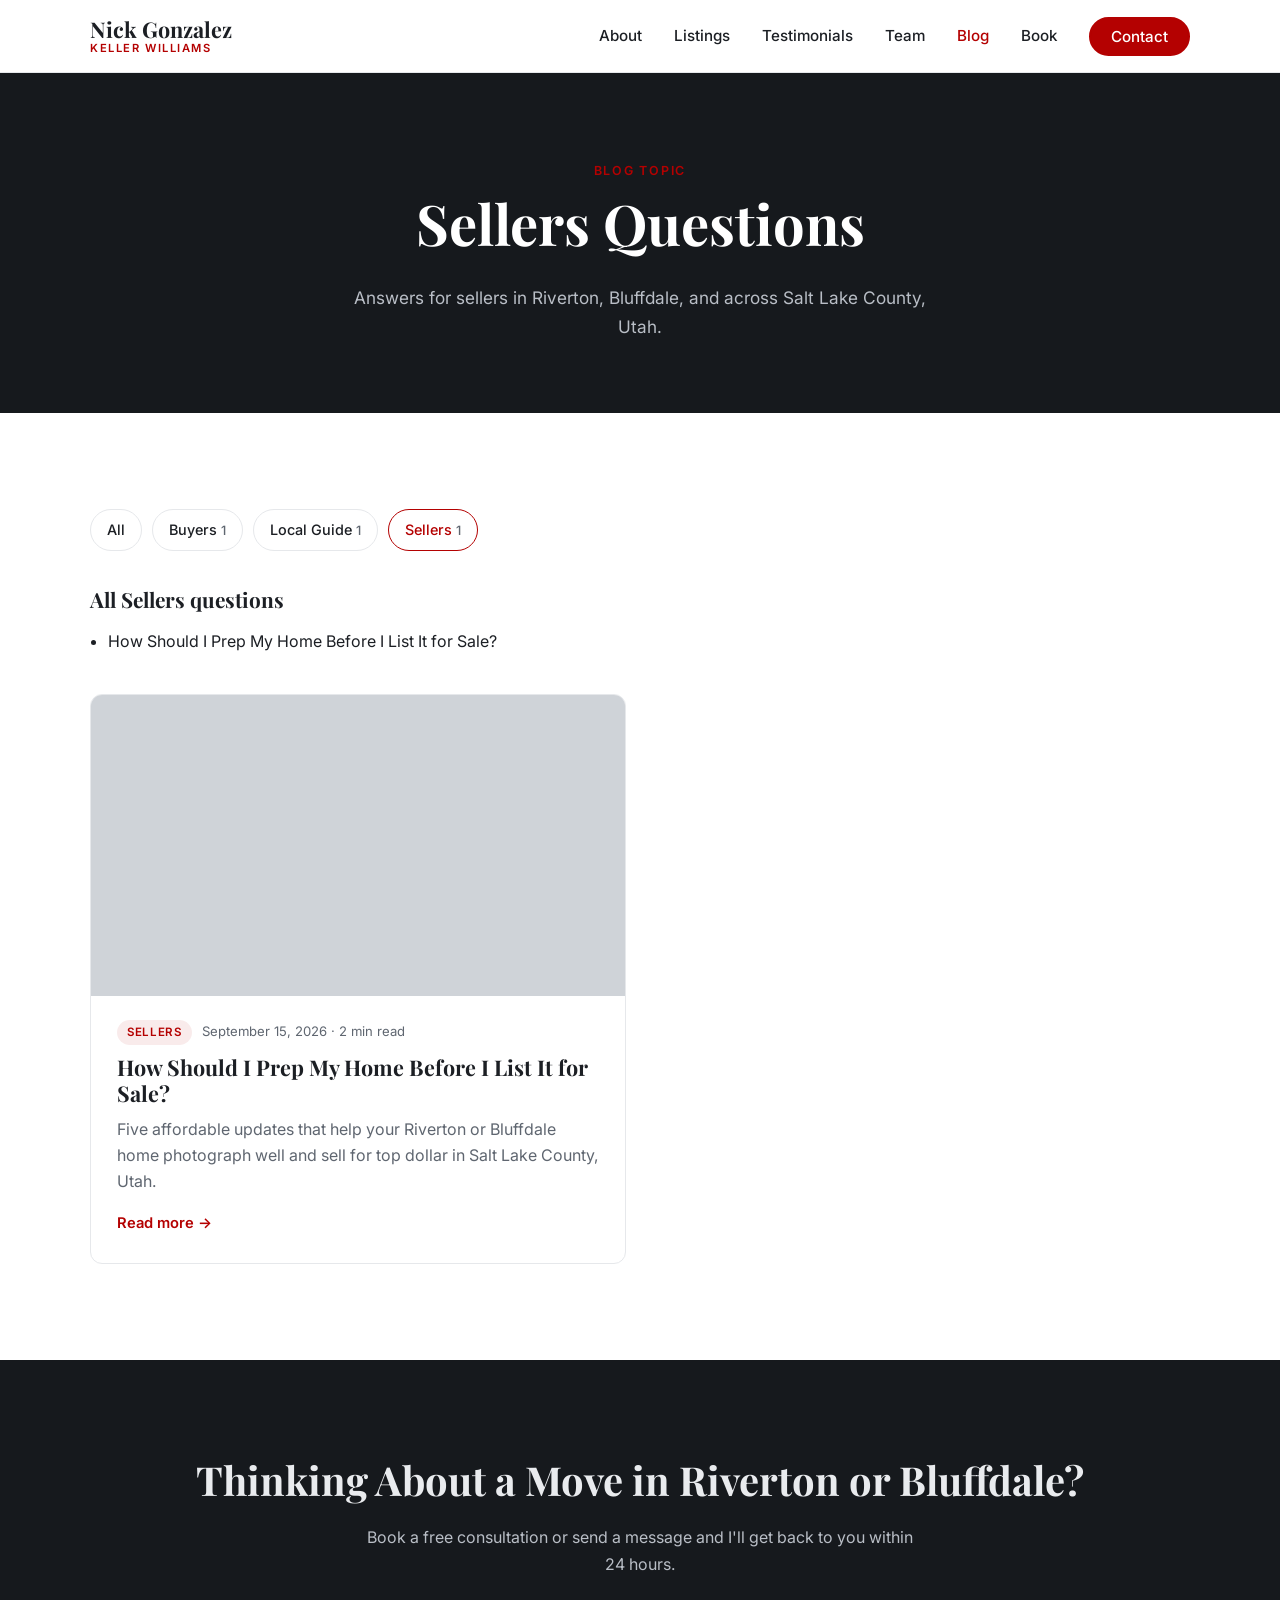
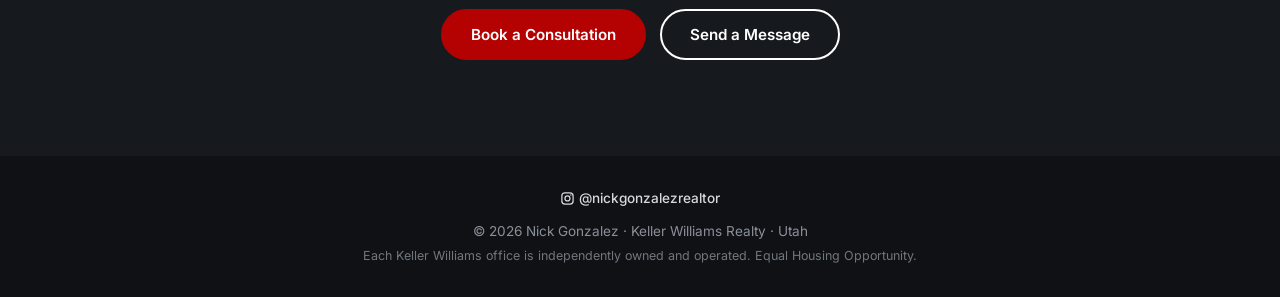
<file: blog/topic-sellers.html>
<!DOCTYPE html>
<html lang="en">
<head>
  <meta charset="UTF-8">
  <meta name="viewport" content="width=device-width, initial-scale=1.0">
  <title>Sellers Questions | Riverton &amp; Bluffdale, Utah | Nick Gonzalez</title>
  <meta name="description" content="Every sellers question answered for Riverton, Bluffdale, and Salt Lake County, Utah, by Nick Gonzalez, Keller Williams.">
  <meta property="og:type" content="article">
  <meta property="og:title" content="Sellers Questions | Riverton &amp; Bluffdale, Utah | Nick Gonzalez">
  <meta property="og:description" content="Every sellers question answered for Riverton, Bluffdale, and Salt Lake County, Utah, by Nick Gonzalez, Keller Williams.">
  <link rel="preconnect" href="https://fonts.googleapis.com">
  <link rel="preconnect" href="https://fonts.gstatic.com" crossorigin>
  <link href="https://fonts.googleapis.com/css2?family=Inter:wght@400;500;600;700&family=Playfair+Display:wght@600;700&display=swap" rel="stylesheet">
  <link rel="stylesheet" href="../styles.css">
  <script type="application/ld+json">
{
  "@context": "https://schema.org",
  "@type": "CollectionPage",
  "name": "Sellers Questions: Riverton, Bluffdale & Salt Lake County",
  "about": [
    {
      "@type": "Place",
      "name": "Riverton"
    },
    {
      "@type": "Place",
      "name": "Bluffdale"
    },
    {
      "@type": "Place",
      "name": "Salt Lake County"
    },
    {
      "@type": "Place",
      "name": "Utah"
    }
  ],
  "author": {
    "@type": [
      "Person",
      "RealEstateAgent"
    ],
    "name": "Nick Gonzalez",
    "jobTitle": "Realtor",
    "worksFor": {
      "@type": "RealEstateAgent",
      "name": "Keller Williams"
    },
    "areaServed": [
      {
        "@type": "Place",
        "name": "Riverton"
      },
      {
        "@type": "Place",
        "name": "Bluffdale"
      },
      {
        "@type": "Place",
        "name": "Salt Lake County"
      },
      {
        "@type": "Place",
        "name": "Utah"
      }
    ],
    "sameAs": [
      "https://www.instagram.com/nickgonzalezrealtor/"
    ]
  },
  "hasPart": [
    {
      "@type": "BlogPosting",
      "headline": "How Should I Prep My Home Before I List It for Sale?",
      "url": "blog/prep-your-home-before-listing.html"
    }
  ]
}
  </script>
</head>
<body>

  <!-- Navigation -->
  <header class="site-header">
    <div class="container nav">
      <a href="../index.html" class="logo">Nick Gonzalez<span>Keller Williams</span></a>
      <input type="checkbox" id="nav-toggle" class="nav-toggle" aria-label="Toggle menu">
      <label for="nav-toggle" class="nav-toggle-label" aria-hidden="true"><span></span></label>
      <nav class="nav-links" aria-label="Main">
        <a href="../index.html#about">About</a>
        <a href="../index.html#listings">Listings</a>
        <a href="../index.html#testimonials">Testimonials</a>
        <a href="../team.html">Team</a>
        <a href="../blog.html" aria-current="page">Blog</a>
        <a href="../index.html#book">Book</a>
        <a href="../index.html#contact" class="btn btn-small">Contact</a>
      </nav>
    </div>
  </header>

  <section class="page-banner">
    <div class="container">
      <p class="eyebrow">Blog Topic</p>
      <h1>Sellers Questions</h1>
      <p class="page-banner-sub">Answers for sellers in Riverton, Bluffdale, and across Salt Lake County, Utah.</p>
    </div>
  </section>

  <!-- Generated by scripts/build_blog.py. Do not edit by hand. -->
  <section class="section">
    <div class="container">
      <nav class="topic-nav" aria-label="Blog topics"><a href="blog.html" class="topic-chip">All</a><a href="topic-buyers.html" class="topic-chip">Buyers <span>1</span></a><a href="topic-local-guide.html" class="topic-chip">Local Guide <span>1</span></a><a href="topic-sellers.html" class="topic-chip is-active">Sellers <span>1</span></a></nav>
      <div class="topic-index">
        <h2>All Sellers questions</h2>
        <ul><li><a href="prep-your-home-before-listing.html">How Should I Prep My Home Before I List It for Sale?</a></li></ul>
      </div>
      <div class="blog-grid">
        <article class="blog-card">
          <a href="prep-your-home-before-listing.html" class="blog-card-image" style="background-image: url('https://images.unsplash.com/photo-1600596542815-ffad4c1539a9?auto=format&fit=crop&w=1200&q=70');" aria-hidden="true" tabindex="-1"></a>
          <div class="blog-card-body">
            <p class="blog-meta"><a class="blog-tag" href="topic-sellers.html">Sellers</a> <time datetime="2026-09-15">September 15, 2026</time> &middot; 2 min read</p>
            <h2><a href="prep-your-home-before-listing.html">How Should I Prep My Home Before I List It for Sale?</a></h2>
            <p>Five affordable updates that help your Riverton or Bluffdale home photograph well and sell for top dollar in Salt Lake County, Utah.</p>
            <a href="prep-your-home-before-listing.html" class="read-more">Read more &rarr;</a>
          </div>
        </article>
      </div>
    </div>
  </section>

  <!-- Call to Action -->
  <section class="section section-dark cta">
    <div class="container">
      <h2>Thinking About a Move in Riverton or Bluffdale?</h2>
      <p>Book a free consultation or send a message and I'll get back to you within 24 hours.</p>
      <div class="hero-actions cta-actions">
        <a href="../index.html#book" class="btn">Book a Consultation</a>
        <a href="../index.html#contact" class="btn btn-outline">Send a Message</a>
      </div>
    </div>
  </section>

  <footer class="site-footer">
    <div class="container footer-inner">
      <p class="footer-social"><a href="https://www.instagram.com/nickgonzalezrealtor/" target="_blank" rel="noopener"><svg class="ig-icon" viewBox="0 0 24 24" aria-hidden="true"><rect x="3" y="3" width="18" height="18" rx="5" fill="none" stroke="currentColor" stroke-width="2"/><circle cx="12" cy="12" r="4" fill="none" stroke="currentColor" stroke-width="2"/><circle cx="17.5" cy="6.5" r="1.2" fill="currentColor"/></svg> @nickgonzalezrealtor</a></p>
      <p>&copy; 2026 Nick Gonzalez &middot; Keller Williams Realty &middot; Utah</p>
      <p class="footer-note">Each Keller Williams office is independently owned and operated. Equal Housing Opportunity.</p>
    </div>
  </footer>

</body>
</html>
</file>
<file: styles.css>
/* ===== Base ===== */
:root {
  --red: #b40101;
  --red-dark: #8f0101;
  --ink: #1c1f24;
  --muted: #5f6670;
  --line: #e6e8eb;
  --bg: #ffffff;
  --bg-alt: #f6f5f3;
  --dark: #16191d;
  --radius: 12px;
  --shadow: 0 10px 30px rgba(20, 24, 30, 0.08);
  --serif: "Playfair Display", Georgia, serif;
  --sans: "Inter", -apple-system, BlinkMacSystemFont, "Segoe UI", Roboto, sans-serif;
}

*,
*::before,
*::after {
  box-sizing: border-box;
}

html {
  scroll-behavior: smooth;
  scroll-padding-top: 72px;
}

body {
  margin: 0;
  font-family: var(--sans);
  font-size: 16px;
  line-height: 1.65;
  color: var(--ink);
  background: var(--bg);
  -webkit-font-smoothing: antialiased;
}

h1, h2, h3 {
  font-family: var(--serif);
  line-height: 1.2;
  margin: 0 0 0.5em;
}

h2 {
  font-size: clamp(1.8rem, 4vw, 2.5rem);
}

p {
  margin: 0 0 1em;
}

a {
  color: inherit;
}

img {
  max-width: 100%;
  display: block;
}

.container {
  width: 100%;
  max-width: 1140px;
  margin: 0 auto;
  padding: 0 20px;
}

.eyebrow {
  text-transform: uppercase;
  letter-spacing: 0.14em;
  font-size: 0.78rem;
  font-weight: 600;
  color: var(--red);
  margin-bottom: 0.6em;
}

/* ===== Buttons ===== */
.btn {
  display: inline-block;
  padding: 14px 28px;
  border: 2px solid var(--red);
  border-radius: 999px;
  background: var(--red);
  color: #fff;
  font: 600 0.95rem var(--sans);
  text-decoration: none;
  cursor: pointer;
  transition: background 0.2s, border-color 0.2s, transform 0.2s;
}

.btn:hover {
  background: var(--red-dark);
  border-color: var(--red-dark);
  transform: translateY(-1px);
}

.btn-outline {
  background: transparent;
  border-color: #fff;
}

.btn-outline:hover {
  background: #fff;
  border-color: #fff;
  color: var(--ink);
}

.btn-small {
  padding: 8px 20px;
  font-size: 0.9rem;
}

.btn-block {
  width: 100%;
}

/* ===== Header / Nav ===== */
.site-header {
  position: sticky;
  top: 0;
  z-index: 100;
  background: rgba(255, 255, 255, 0.96);
  backdrop-filter: blur(8px);
  border-bottom: 1px solid var(--line);
}

.nav {
  display: flex;
  align-items: center;
  justify-content: space-between;
  height: 72px;
}

.logo {
  font-family: var(--serif);
  font-size: 1.35rem;
  font-weight: 700;
  text-decoration: none;
  line-height: 1.1;
}

.logo span {
  display: block;
  font-family: var(--sans);
  font-size: 0.7rem;
  font-weight: 600;
  letter-spacing: 0.14em;
  text-transform: uppercase;
  color: var(--red);
}

.nav-links {
  display: flex;
  align-items: center;
  gap: 32px;
}

.nav-links a {
  text-decoration: none;
  font-weight: 500;
  font-size: 0.95rem;
}

.nav-links a:not(.btn):hover {
  color: var(--red);
}

.nav-toggle,
.nav-toggle-label {
  display: none;
}

/* ===== Hero ===== */
.hero {
  position: relative;
  min-height: 88vh;
  display: flex;
  align-items: center;
  color: #fff;
  background: #2b2f36 url("https://images.unsplash.com/photo-1570129477492-45c003edd2be?auto=format&fit=crop&w=1800&q=70") center / cover no-repeat;
}

.hero-overlay {
  position: absolute;
  inset: 0;
  background: linear-gradient(100deg, rgba(14, 16, 20, 0.85) 0%, rgba(14, 16, 20, 0.55) 55%, rgba(14, 16, 20, 0.25) 100%);
}

.hero-content {
  position: relative;
  padding-top: 60px;
  padding-bottom: 60px;
}

.hero .eyebrow {
  color: #fff;
  opacity: 0.85;
}

.hero h1 {
  font-size: clamp(2.8rem, 8vw, 5rem);
  margin-bottom: 0.25em;
}

.hero-tagline {
  font-size: clamp(1.05rem, 2.2vw, 1.3rem);
  max-width: 560px;
  opacity: 0.92;
  margin-bottom: 2em;
}

.hero-actions {
  display: flex;
  flex-wrap: wrap;
  gap: 14px;
}

/* ===== Sections ===== */
.section {
  padding: 96px 0;
}

.section-alt {
  background: var(--bg-alt);
}

.section-dark {
  background: var(--dark);
  color: #e9ebee;
}

.section-heading {
  text-align: center;
  max-width: 640px;
  margin: 0 auto 56px;
}

/* ===== About ===== */
.about {
  display: grid;
  grid-template-columns: 5fr 7fr;
  gap: 64px;
  align-items: center;
}

.photo-placeholder {
  aspect-ratio: 4 / 5;
  border-radius: var(--radius);
  background: linear-gradient(145deg, #2b2f36, #4a505a);
  box-shadow: var(--shadow);
  display: flex;
  align-items: center;
  justify-content: center;
  font-family: var(--serif);
  font-size: 5rem;
  color: rgba(255, 255, 255, 0.85);
  position: relative;
}

.photo-placeholder::after {
  content: "";
  position: absolute;
  inset: auto -14px -14px auto;
  width: 60%;
  height: 60%;
  border: 3px solid var(--red);
  border-radius: var(--radius);
  z-index: -1;
}

.about-text p {
  color: var(--muted);
}

.stats {
  list-style: none;
  padding: 0;
  margin: 32px 0 0;
  display: grid;
  grid-template-columns: repeat(3, 1fr);
  gap: 16px;
}

.stats li {
  border-top: 2px solid var(--red);
  padding-top: 12px;
}

.stats strong {
  display: block;
  font-family: var(--serif);
  font-size: 1.8rem;
}

.stats span {
  font-size: 0.85rem;
  color: var(--muted);
}

/* ===== Listings ===== */
.listings-grid {
  display: grid;
  grid-template-columns: repeat(3, 1fr);
  gap: 28px;
}

.listing-card {
  background: #fff;
  border-radius: var(--radius);
  overflow: hidden;
  box-shadow: var(--shadow);
  transition: transform 0.25s, box-shadow 0.25s;
}

.listing-card:hover {
  transform: translateY(-4px);
  box-shadow: 0 16px 40px rgba(20, 24, 30, 0.14);
}

.listing-image {
  position: relative;
  aspect-ratio: 4 / 3;
  background-color: #cfd3d8;
  background-size: cover;
  background-position: center;
}

.badge {
  position: absolute;
  top: 14px;
  left: 14px;
  background: var(--red);
  color: #fff;
  font-size: 0.75rem;
  font-weight: 600;
  letter-spacing: 0.06em;
  text-transform: uppercase;
  padding: 5px 12px;
  border-radius: 999px;
}

.badge-pending {
  background: var(--ink);
}

.listing-body {
  padding: 22px 24px 24px;
}

.price {
  font-size: 1.5rem;
  font-weight: 700;
  margin-bottom: 0.2em;
}

.listing-body h3 {
  font-size: 1.15rem;
  margin-bottom: 0.15em;
}

.location {
  color: var(--muted);
  font-size: 0.92rem;
}

.specs {
  list-style: none;
  padding: 14px 0 0;
  margin: 0;
  border-top: 1px solid var(--line);
  display: flex;
  flex-wrap: wrap;
  gap: 6px 18px;
  font-size: 0.9rem;
  color: var(--muted);
}

/* ===== Testimonials ===== */
.testimonials-grid {
  display: grid;
  grid-template-columns: repeat(3, 1fr);
  gap: 28px;
}

.testimonial {
  margin: 0;
  padding: 32px 28px;
  border: 1px solid var(--line);
  border-radius: var(--radius);
  background: #fff;
  display: flex;
  flex-direction: column;
}

.stars {
  color: #e0a800;
  letter-spacing: 3px;
  margin-bottom: 14px;
}

.testimonial blockquote {
  margin: 0 0 24px;
  font-size: 1.02rem;
  flex: 1;
}

.testimonial figcaption strong {
  display: block;
}

.testimonial figcaption span {
  font-size: 0.88rem;
  color: var(--muted);
}

/* ===== Instagram ===== */
.ig-icon {
  width: 1.1em;
  height: 1.1em;
  vertical-align: -0.2em;
}

.ig-feed {
  max-width: 960px;
  margin: 0 auto;
}

.ig-placeholder {
  display: flex;
  flex-direction: column;
  align-items: center;
  justify-content: center;
  gap: 8px;
  min-height: 260px;
  padding: 32px;
  border: 2px dashed #d6d2cc;
  border-radius: var(--radius);
  color: var(--muted);
  text-align: center;
}

.ig-placeholder .ig-icon {
  width: 40px;
  height: 40px;
  color: var(--red);
}

.ig-placeholder p {
  margin: 0;
}

.ig-follow {
  text-align: center;
  margin-top: 32px;
}

.ig-follow .ig-icon {
  margin-right: 6px;
}

/* ===== Booking Calendar ===== */
.section-sub {
  color: var(--muted);
}

.calendar-card {
  max-width: 960px;
  margin: 0 auto;
  background: #fff;
  border-radius: var(--radius);
  box-shadow: var(--shadow);
  overflow: hidden;
}

.calendar-embed {
  display: block;
  width: 100%;
  height: 680px;
  border: 0;
}

.calendar-fallback {
  text-align: center;
  margin: 20px 0 0;
  font-size: 0.92rem;
  color: var(--muted);
}

.calendar-fallback a {
  color: var(--red);
  font-weight: 600;
}

/* ===== Contact ===== */
.contact {
  display: grid;
  grid-template-columns: 1fr 1fr;
  gap: 64px;
  align-items: start;
}

.contact-info p {
  color: #b9bec6;
}

.contact-details {
  list-style: none;
  padding: 0;
  margin: 32px 0 0;
}

.contact-details li {
  padding: 14px 0;
  border-bottom: 1px solid rgba(255, 255, 255, 0.1);
}

.contact-details span {
  display: block;
  font-size: 0.75rem;
  text-transform: uppercase;
  letter-spacing: 0.12em;
  color: #8a9099;
}

.contact-details a {
  text-decoration: none;
}

.contact-details a:hover {
  color: #fff;
  text-decoration: underline;
}

.contact-form {
  background: #fff;
  color: var(--ink);
  padding: 36px;
  border-radius: var(--radius);
  box-shadow: 0 20px 50px rgba(0, 0, 0, 0.3);
}

.form-grid {
  display: grid;
  grid-template-columns: 1fr 1fr;
  gap: 16px;
}

.form-row {
  margin-bottom: 18px;
}

.form-row label {
  display: block;
  font-size: 0.85rem;
  font-weight: 600;
  margin-bottom: 6px;
}

.req {
  color: var(--red);
}

.form-row input,
.form-row textarea {
  width: 100%;
  padding: 12px 14px;
  border: 1px solid #cfd3d8;
  border-radius: 8px;
  font: inherit;
  font-size: 1rem;
  color: var(--ink);
  background: #fbfbfc;
  transition: border-color 0.2s, box-shadow 0.2s;
}

.form-row textarea {
  resize: vertical;
}

.form-row input:focus,
.form-row textarea:focus {
  outline: none;
  border-color: var(--red);
  box-shadow: 0 0 0 3px rgba(180, 1, 1, 0.15);
  background: #fff;
}

/* ===== Team Page ===== */
.nav-links a[aria-current="page"] {
  color: var(--red);
}

.page-banner {
  background: var(--dark);
  color: #fff;
  padding: 88px 0 72px;
  text-align: center;
}

.page-banner h1 {
  font-size: clamp(2.2rem, 6vw, 3.5rem);
}

.page-banner-sub {
  max-width: 620px;
  margin: 0 auto;
  color: #b9bec6;
  font-size: 1.08rem;
}

.team-grid {
  display: grid;
  grid-template-columns: repeat(4, 1fr);
  gap: 28px;
}

.team-card {
  background: #fff;
  border: 1px solid var(--line);
  border-radius: var(--radius);
  overflow: hidden;
  display: flex;
  flex-direction: column;
  transition: transform 0.25s, box-shadow 0.25s;
}

.team-card:hover {
  transform: translateY(-4px);
  box-shadow: var(--shadow);
}

.team-photo {
  width: 100%;
  aspect-ratio: 1 / 1;
  object-fit: cover;
  background: linear-gradient(145deg, #2b2f36, #4a505a);
  display: flex;
  align-items: center;
  justify-content: center;
  font-family: var(--serif);
  font-size: 3.5rem;
  color: rgba(255, 255, 255, 0.85);
}

.team-body {
  padding: 22px 22px 24px;
  display: flex;
  flex-direction: column;
  flex: 1;
}

.team-body h2 {
  font-size: 1.25rem;
  margin-bottom: 0.1em;
}

.team-role {
  color: var(--red);
  font-size: 0.8rem;
  font-weight: 600;
  letter-spacing: 0.08em;
  text-transform: uppercase;
}

.team-body > p:not(.team-role) {
  color: var(--muted);
  font-size: 0.93rem;
  flex: 1;
}

.team-contact {
  list-style: none;
  padding: 14px 0 0;
  margin: 0;
  border-top: 1px solid var(--line);
  font-size: 0.9rem;
}

.team-contact a {
  text-decoration: none;
  color: var(--ink);
}

.team-contact a:hover {
  color: var(--red);
}

.cta {
  text-align: center;
}

.cta p {
  color: #b9bec6;
  max-width: 560px;
  margin: 0 auto 2em;
}

.cta-actions {
  justify-content: center;
}

/* ===== Blog ===== */
.blog-grid {
  display: grid;
  grid-template-columns: repeat(2, 1fr);
  gap: 28px;
}

.blog-card {
  background: #fff;
  border: 1px solid var(--line);
  border-radius: var(--radius);
  overflow: hidden;
  display: flex;
  flex-direction: column;
  transition: transform 0.25s, box-shadow 0.25s;
}

.blog-card:hover {
  transform: translateY(-4px);
  box-shadow: var(--shadow);
}

.blog-card-featured {
  grid-column: 1 / -1;
  flex-direction: row;
}

.blog-card-image {
  display: block;
  aspect-ratio: 16 / 9;
  background-color: #cfd3d8;
  background-size: cover;
  background-position: center;
}

.blog-card-featured .blog-card-image {
  flex: 0 0 55%;
  aspect-ratio: auto;
  min-height: 320px;
}

.blog-card-body {
  padding: 24px 26px 28px;
  display: flex;
  flex-direction: column;
  flex: 1;
}

.blog-card-featured .blog-card-body {
  justify-content: center;
  padding: 36px;
}

.blog-card h2 {
  font-size: 1.35rem;
  margin-bottom: 0.4em;
}

.blog-card-featured h2 {
  font-size: clamp(1.5rem, 3vw, 2rem);
}

.blog-card h2 a {
  text-decoration: none;
}

.blog-card h2 a:hover {
  color: var(--red);
}

.blog-card-body > p:not(.blog-meta) {
  color: var(--muted);
  flex: 1;
}

.blog-meta {
  font-size: 0.82rem;
  color: var(--muted);
  margin-bottom: 0.8em;
}

.blog-tag {
  display: inline-block;
  background: rgba(180, 1, 1, 0.08);
  color: var(--red);
  font-weight: 600;
  font-size: 0.72rem;
  letter-spacing: 0.06em;
  text-transform: uppercase;
  padding: 3px 10px;
  border-radius: 999px;
  margin-right: 6px;
}

.read-more {
  color: var(--red);
  font-weight: 600;
  font-size: 0.92rem;
  text-decoration: none;
}

.read-more:hover {
  text-decoration: underline;
}

/* Blog topics */
.topic-nav {
  display: flex;
  flex-wrap: wrap;
  gap: 10px;
  margin-bottom: 36px;
}

.topic-chip {
  padding: 8px 16px;
  border: 1px solid var(--line);
  border-radius: 999px;
  font-size: 0.9rem;
  font-weight: 500;
  text-decoration: none;
  background: #fff;
}

.topic-chip span {
  color: var(--muted);
  font-size: 0.8rem;
}

.topic-chip:hover,
.topic-chip.is-active {
  border-color: var(--red);
  color: var(--red);
}

a.blog-tag {
  text-decoration: none;
}

.topic-index {
  margin-bottom: 40px;
}

.topic-index h2 {
  font-size: 1.3rem;
}

.topic-index ul {
  columns: 2;
  column-gap: 40px;
  padding-left: 18px;
}

.topic-index li {
  margin-bottom: 8px;
  break-inside: avoid;
}

.topic-index a {
  text-decoration: none;
}

.topic-index a:hover {
  color: var(--red);
}

@media (max-width: 720px) {
  .topic-index ul {
    columns: 1;
  }
}

/* Blog post */
.post-container {
  max-width: 760px;
}

.post-header {
  padding: 56px 0 32px;
}

.post-header h1 {
  font-size: clamp(2rem, 5vw, 3rem);
}

.back-link {
  display: inline-block;
  margin-bottom: 24px;
  color: var(--muted);
  font-size: 0.9rem;
  text-decoration: none;
}

.back-link:hover {
  color: var(--red);
}

.post-author {
  color: var(--muted);
  margin: 0;
}

.post-image {
  aspect-ratio: 16 / 9;
  border-radius: var(--radius);
  background-color: #cfd3d8;
  background-size: cover;
  background-position: center;
  margin-bottom: 40px;
}

.post-body {
  font-size: 1.08rem;
  line-height: 1.8;
  padding-bottom: 80px;
}

.post-body h2 {
  font-size: 1.5rem;
  margin-top: 1.6em;
}

.post-body a {
  color: var(--red);
  font-weight: 600;
}

/* Post extras (answer-first layout) */
.breadcrumbs {
  font-size: 0.85rem;
  color: var(--muted);
  margin-bottom: 20px;
}

.breadcrumbs a {
  color: var(--muted);
  text-decoration: none;
}

.breadcrumbs a:hover {
  color: var(--red);
}

.post-areas {
  font-size: 0.85rem;
  color: var(--muted);
  margin: 4px 0 0;
}

.quick-answer {
  background: var(--bg-alt);
  border-left: 4px solid var(--red);
  border-radius: 0 var(--radius) var(--radius) 0;
  padding: 20px 24px;
  margin-bottom: 28px;
}

.quick-answer-label {
  font-size: 0.75rem;
  font-weight: 700;
  letter-spacing: 0.12em;
  text-transform: uppercase;
  color: var(--red);
  margin-bottom: 0.4em;
}

.quick-answer p:last-child {
  margin: 0;
}

.key-takeaways {
  border: 1px solid var(--line);
  border-radius: var(--radius);
  padding: 20px 24px 8px;
  margin-bottom: 12px;
}

.key-takeaways h2 {
  font-size: 1.15rem;
  margin-top: 0 !important;
}

.post-body table {
  width: 100%;
  border-collapse: collapse;
  font-size: 0.95rem;
}

.table-wrap {
  overflow-x: auto;
  margin-bottom: 1.2em;
}

.post-body th,
.post-body td {
  text-align: left;
  padding: 10px 12px;
  border-bottom: 1px solid var(--line);
}

.post-body th {
  background: var(--bg-alt);
}

.post-faq details {
  border-bottom: 1px solid var(--line);
  padding: 14px 0;
}

.post-faq summary {
  font-weight: 600;
  cursor: pointer;
}

.post-faq details p {
  margin: 10px 0 0;
  color: var(--muted);
}

.author-box {
  margin-top: 40px;
  padding: 24px;
  background: var(--bg-alt);
  border-radius: var(--radius);
  font-size: 0.98rem;
}

.author-name {
  font-weight: 700;
  margin-bottom: 0.4em;
}

.disclaimer {
  font-size: 0.82rem;
  color: var(--muted);
  margin: 0;
}

.related-posts {
  margin-top: 32px;
}

.related-posts h2 {
  font-size: 1.2rem;
}

/* ===== Footer ===== */
.site-footer {
  background: #0f1114;
  color: #8a9099;
  padding: 28px 0;
  font-size: 0.85rem;
  text-align: center;
}

.site-footer p {
  margin: 0.25em 0;
}

.footer-social a {
  color: #d5d9de;
  text-decoration: none;
  font-weight: 500;
}

.footer-social a:hover {
  color: #fff;
}

.footer-social {
  margin-bottom: 0.75em !important;
}

.footer-note {
  font-size: 0.78rem;
  opacity: 0.8;
}

/* ===== Responsive ===== */
@media (max-width: 960px) {
  .listings-grid,
  .testimonials-grid,
  .team-grid {
    grid-template-columns: repeat(2, 1fr);
  }

  .about,
  .contact {
    grid-template-columns: 1fr;
    gap: 48px;
  }

  .about-photo {
    max-width: 380px;
  }

  .nav-links {
    gap: 18px;
  }

  .blog-card-featured {
    flex-direction: column;
  }

  .blog-card-featured .blog-card-image {
    flex: none;
    aspect-ratio: 16 / 9;
    min-height: 0;
  }
}

@media (max-width: 720px) {
  .section {
    padding: 72px 0;
  }

  /* Mobile menu (CSS-only toggle) */
  .nav-toggle-label {
    display: flex;
    align-items: center;
    justify-content: center;
    width: 44px;
    height: 44px;
    cursor: pointer;
  }

  .nav-toggle-label span,
  .nav-toggle-label span::before,
  .nav-toggle-label span::after {
    display: block;
    width: 24px;
    height: 2px;
    background: var(--ink);
    position: relative;
    transition: transform 0.25s, background 0.25s;
  }

  .nav-toggle-label span::before,
  .nav-toggle-label span::after {
    content: "";
    position: absolute;
  }

  .nav-toggle-label span::before { top: -7px; }
  .nav-toggle-label span::after { top: 7px; }

  .nav-toggle:checked + .nav-toggle-label span { background: transparent; }
  .nav-toggle:checked + .nav-toggle-label span::before { transform: translateY(7px) rotate(45deg); }
  .nav-toggle:checked + .nav-toggle-label span::after { transform: translateY(-7px) rotate(-45deg); }

  .nav-links {
    position: absolute;
    top: 72px;
    left: 0;
    right: 0;
    flex-direction: column;
    align-items: stretch;
    gap: 0;
    background: #fff;
    border-bottom: 1px solid var(--line);
    box-shadow: var(--shadow);
    padding: 8px 20px 20px;
    display: none;
  }

  .nav-toggle:checked ~ .nav-links {
    display: flex;
  }

  .nav-links a {
    padding: 14px 0;
    border-bottom: 1px solid var(--line);
  }

  .nav-links .btn {
    margin-top: 12px;
    text-align: center;
    border-bottom: 2px solid var(--red);
    padding: 12px;
  }

  .listings-grid,
  .testimonials-grid,
  .team-grid,
  .blog-grid,
  .form-grid {
    grid-template-columns: 1fr;
  }

  .page-banner {
    padding: 64px 0 56px;
  }

  .form-grid {
    gap: 0;
  }

  .contact-form {
    padding: 24px;
  }

  .calendar-embed {
    height: 760px;
  }

  .hero {
    min-height: 78vh;
  }

  .hero-actions .btn {
    flex: 1 1 auto;
    text-align: center;
  }
}
</file>
